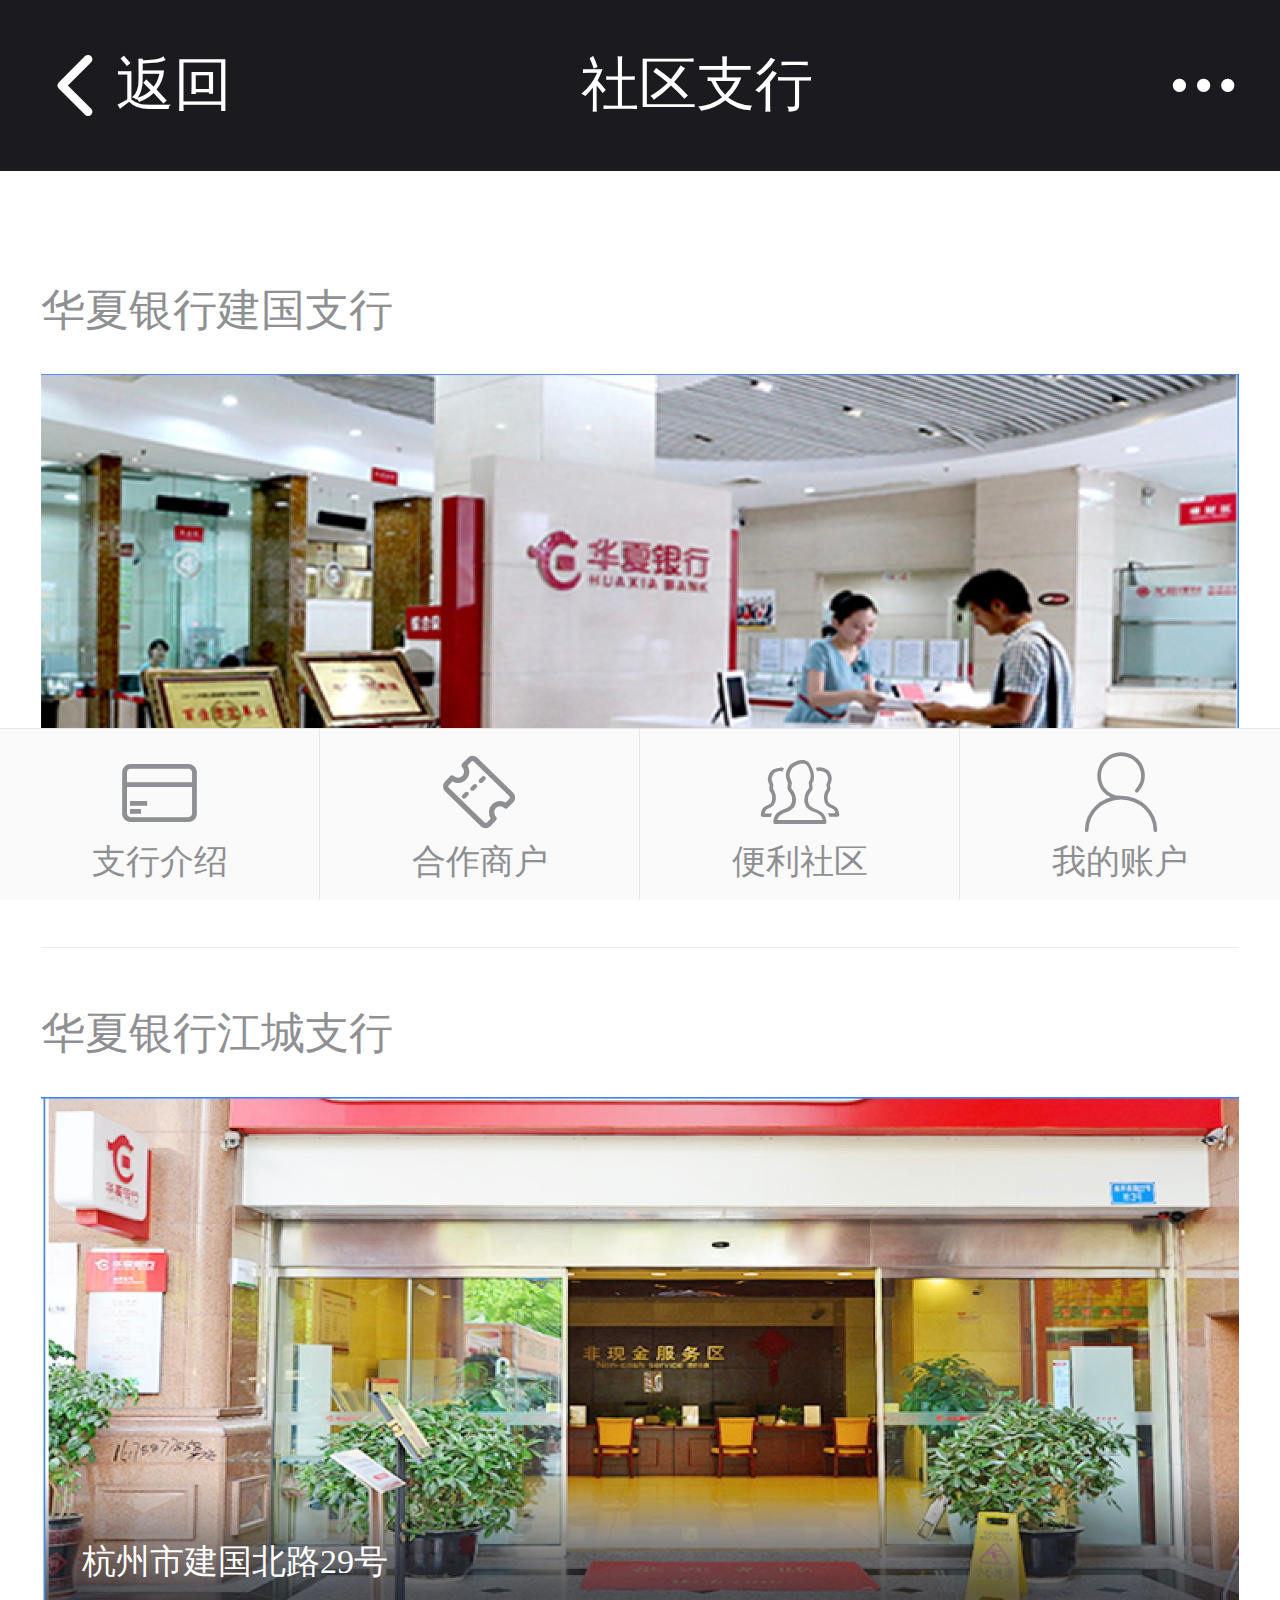
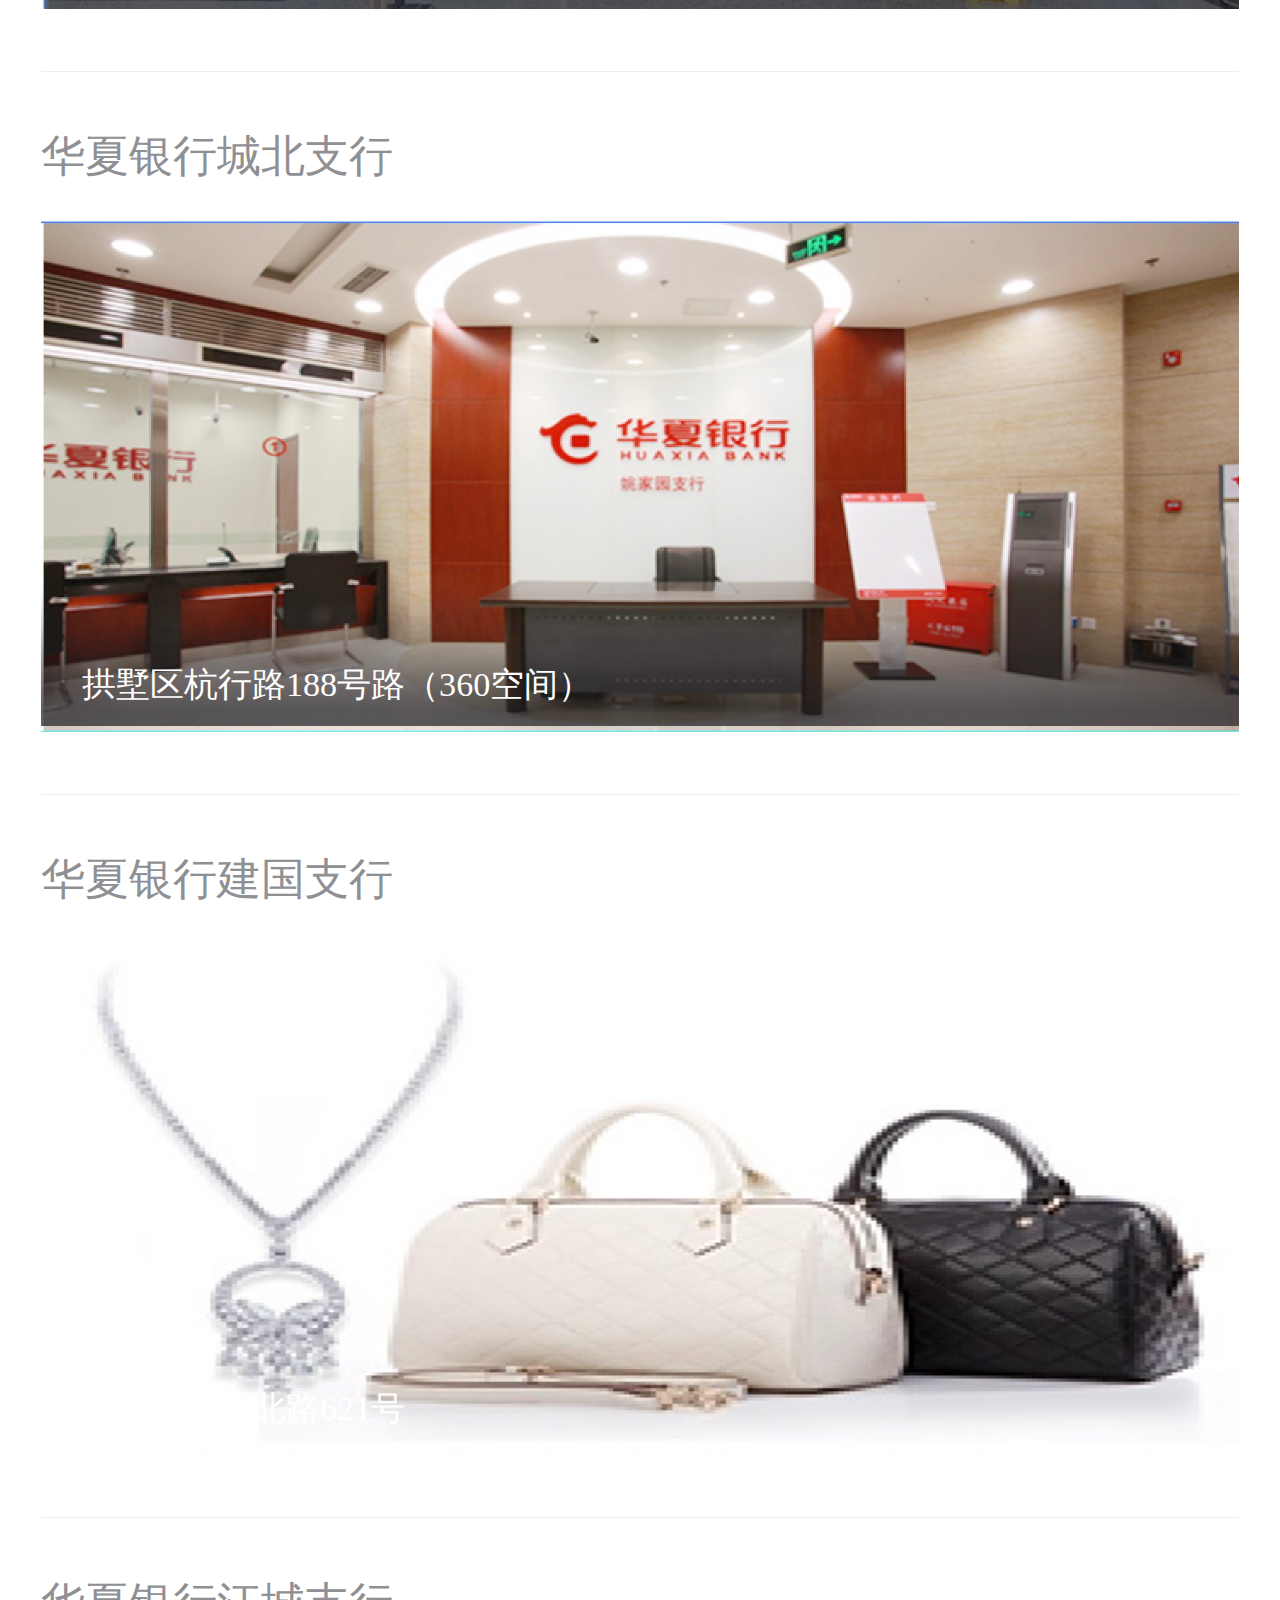
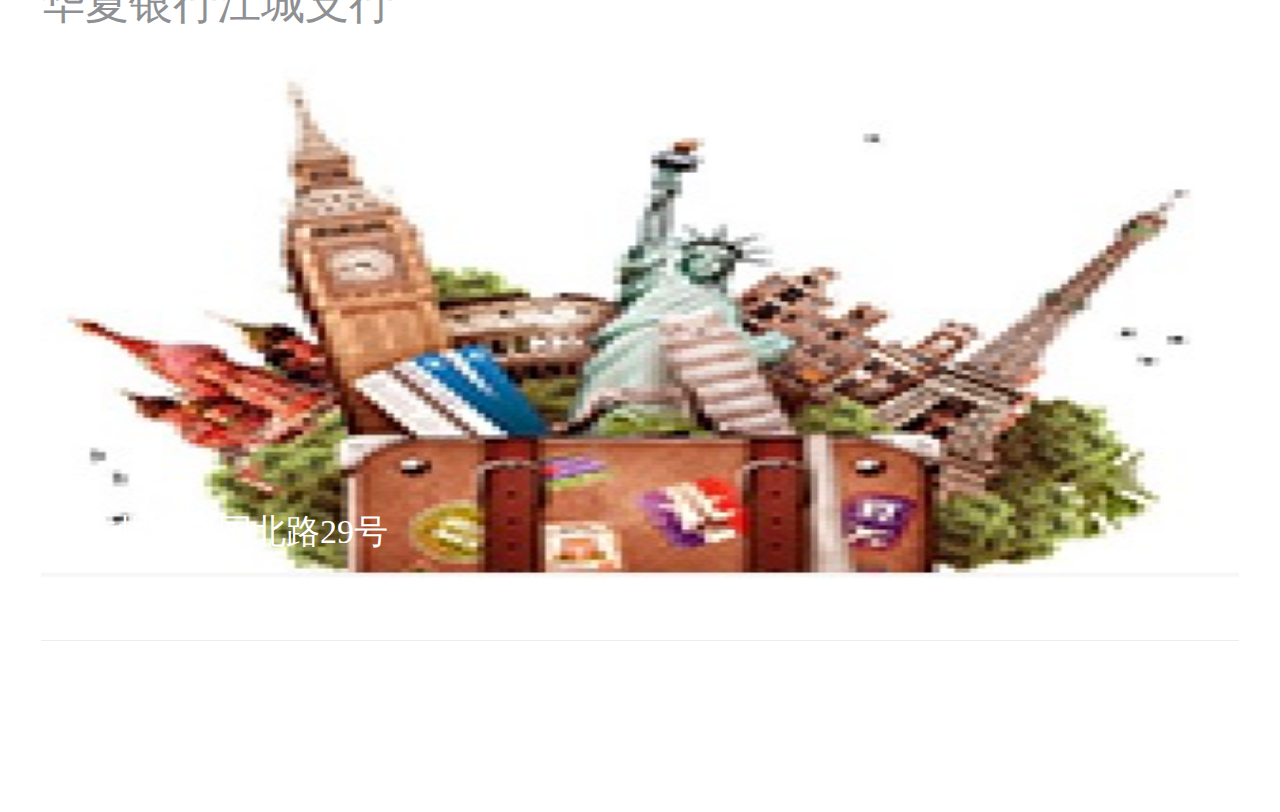
<file: html/index.html>
<!DOCTYPE html>
<html lang="en">
<head>
    <meta charset="UTF-8">
    <meta name="viewport" content="width=device-width, initial-scale=1.0">
    <title>社区支行</title>
    <link rel="stylesheet" href="../asset/iconfont/iconfont.css" type="text/css" />
    <link rel="stylesheet" href="../css/common.css" type="text/css" />
    <link rel="stylesheet" href="../css/index.css" type="text/css" />
</head>
<body>
  <div id="main">
  <!-- 头部 -->
  <div id="header">
    <ul>
        <li>
            <span class="icon iconfont arrow">&#xe6bc;</span>
            <span>返回</span>
        </li>
        <li>社区支行</li>
        <li><span class="icon iconfont slh">&#xe708;</span></li>
    </ul>
  </div>
  <!-- 内容部分 -->
  <div id="content">
    <div class="refresh-loading">
      <div class="g-m--c"></div>
      <p class="refresh-txt">下拉可刷新</p>
    </div>
      <ul id="ulContent">
      </ul>
      <div class="load">加载中～</div>
  </div>
  <!-- 尾部 -->
  <div id="footer">
      <ul>
          <li onclick="goTo(1)">
              <span class="icon iconfont icons">&#xe6c6;</span><span>支行介绍</span>
          </li>
           <li onclick="goTo(2)">
             <span class="icon iconfont icons">&#xe624;</span><span>合作商户</span>
          </li>
          <li onclick="goTo(3)">
            <span class="icon iconfont icons">&#xe666;</span><span>便利社区</span>
          </li>
          <li onclick="goTo(4)">
            <span class="icon iconfont icons">&#xe61e;</span><span>我的账户</span>
          </li>
      </ul>
  </div>
  </div>
</body>
</html>
<script src="../js/scroll.js"></script>
<script src="../js/common.js"></script>
<script src="../js/httpRequest.js"></script>
<script src="../json/index.json"></script>
<script src="../js/index.js"></script>
</file>
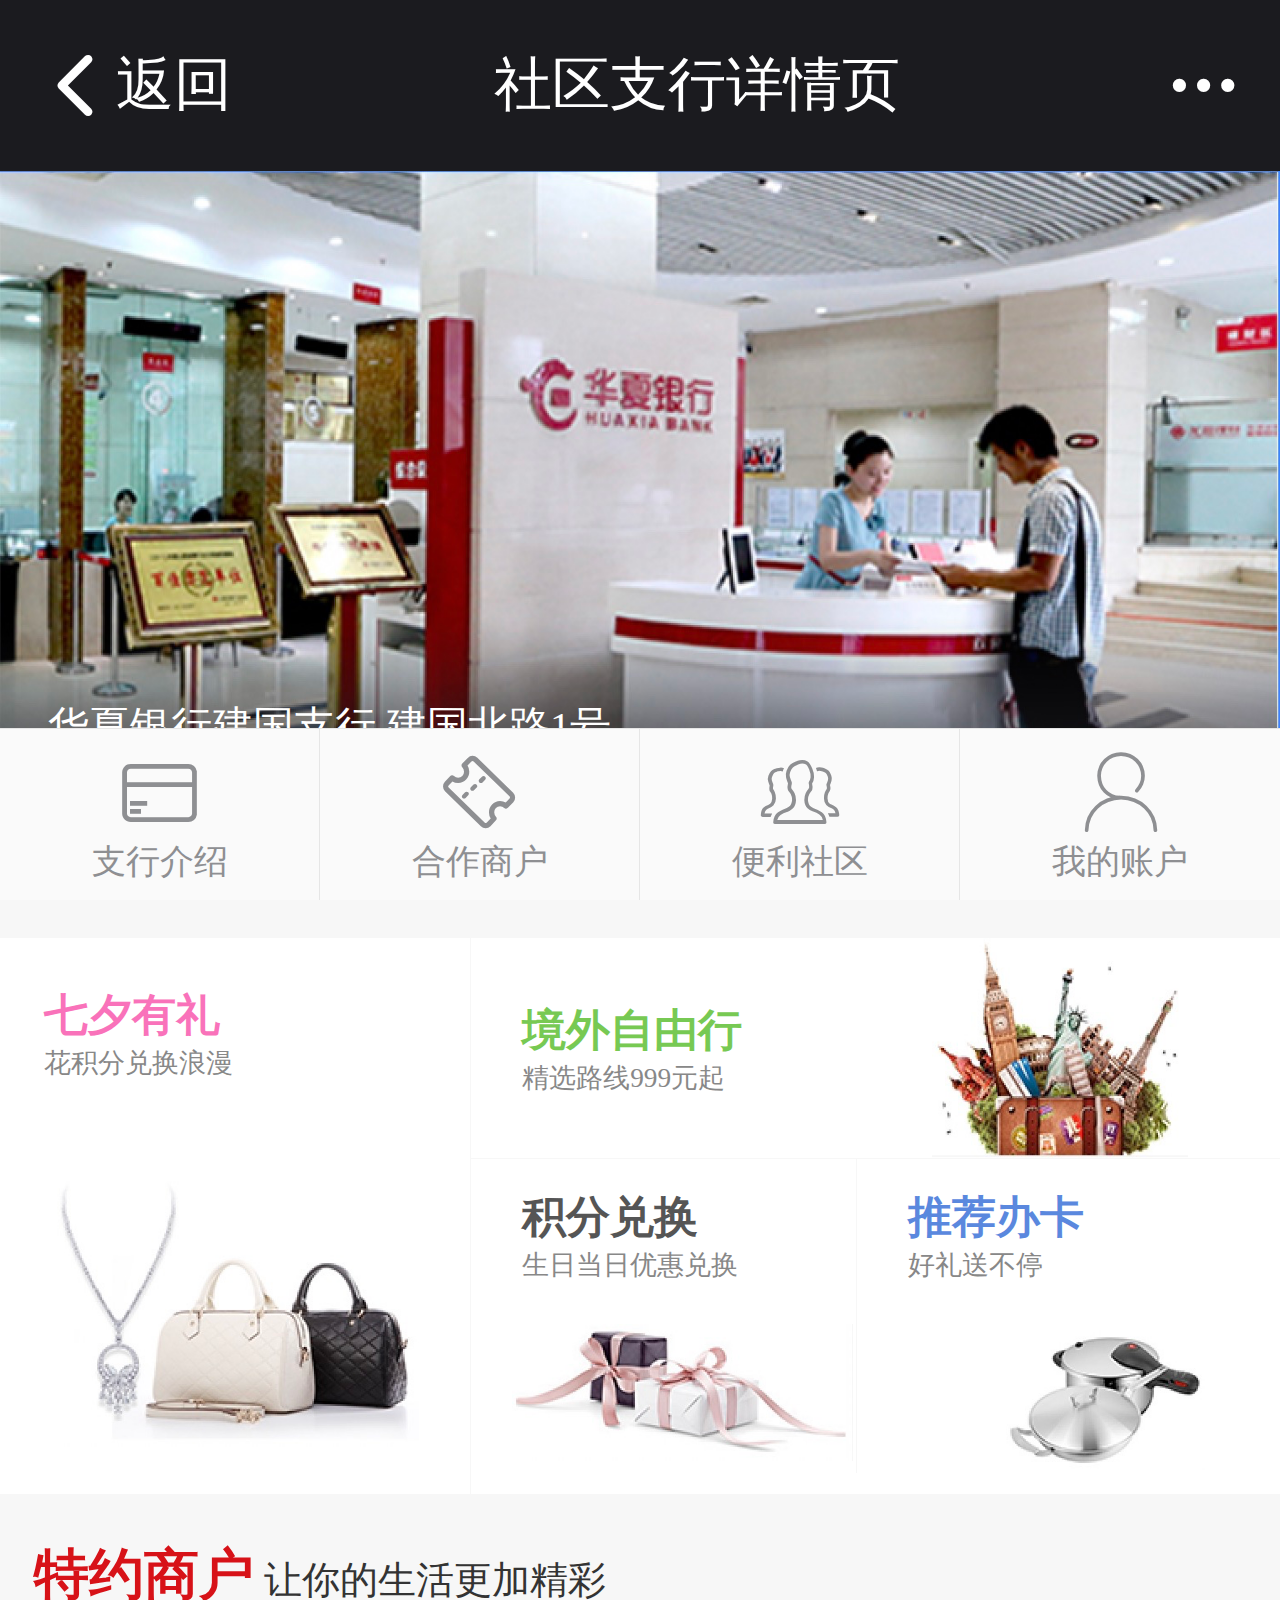
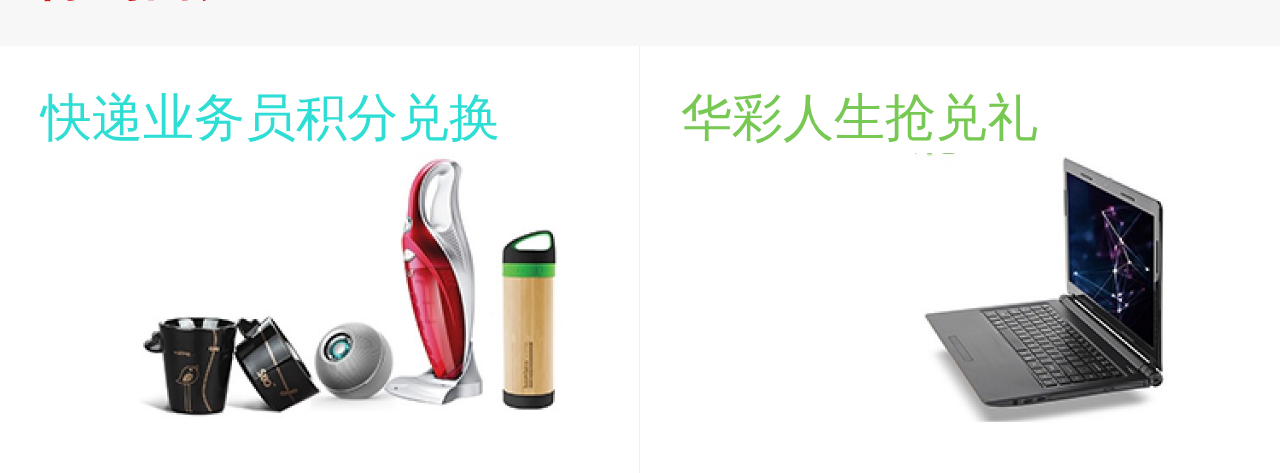
<file: html/detail.html>
<!DOCTYPE html>
<html lang="en">
<head>
    <meta charset="UTF-8">
    <meta name="viewport" content="width=device-width, initial-scale=1.0">
    <title>社区支行详情页</title>
    <link rel="stylesheet" href="../asset/iconfont/iconfont.css" type="text/css" />
    <link rel="stylesheet" href="../css/common.css" type="text/css" />
    <link rel="stylesheet" href="../css/detail.css" type="text/css" />
</head>
<body>
  <div id="main">
  <!-- 头部 -->
  <div id="header">
    <ul>
        <li>
            <span class="icon iconfont arrow">&#xe6bc;</span>
            <span>返回</span>
        </li>
        <li>社区支行详情页</li>
        <li><span class="icon iconfont slh">&#xe708;</span></li>
    </ul>
  </div>
  <!-- 内容部分 -->
  <div id="content">
     <div class="banner">
     </div>
     <div class="serve">
         <div class="title">
             <span>特色服务</span>
             优惠不停，惊喜不断
         </div>
         <div class="show_list">
             <div class="left">
                 <ul>
                     <li class="title">
                         <span class="title_style">七夕有礼</span>
                         <span class="note_style">花积分兑换浪漫</span>
                     </li>
                     <li>
                         <img src="../img/service1.png"/>
                     </li>
                 </ul>
             </div>
             <div class="right">
                 <div class="top">
                    <div class="title">
                        <span class="title_style">境外自由行</span>
                        <span class="note_style">精选路线999元起</span>
                    </div>
                    <div class="img">
                        <img src="../img/service2.png"/>
                    </div>
                 </div>
                 <div class="bottom">
                     <ul>
                         <li>
                             <div class="title">
                                <span class="title_style">积分兑换</span>
                                <span class="note_style">生日当日优惠兑换</span>
                            </div>
                            <img src="../img/service3.png">
                         </li>
                         <li>
                            <div class="title">
                                <span class="title_style">推荐办卡</span>
                                <span class="note_style">好礼送不停</span>
                            </div>
                            <div><img src="../img/service4.png"></div>
                         </li>
                     </ul>
                 </div>
             </div>
         </div>
         <div class="title">
            <span>特约商户</span>
            让你的生活更加精彩
        </div>
        <div class="show_li">
            <div class="li">
                <span>快递业务员积分兑换</span>
                <div><img src="../img/user1.png"/></div>
            </div>
            <div class="li">
                <span>华彩人生抢兑礼</span>
                <div><img src="../img/user2.png"/></div>
            </div>
        </div>
     </div>
  </div>
  <!-- 尾部 -->
  <div id="footer">
    <ul>
        <li onclick="goTo(1)">
            <span class="icon iconfont icons">&#xe6c6;</span><span>支行介绍</span>
        </li>
         <li onclick="goTo(2)">
           <span class="icon iconfont icons">&#xe624;</span><span>合作商户</span>
        </li>
        <li onclick="goTo(3)">
          <span class="icon iconfont icons">&#xe666;</span><span>便利社区</span>
        </li>
        <li onclick="goTo(4)">
          <span class="icon iconfont icons">&#xe61e;</span><span>我的账户</span>
        </li>
    </ul>
</div>
  </div>
</body>
</html>
<script src="../js/common.js"></script>
<script src="../js/httpRequest.js"></script>
<script src="../js/detail.js"></script>
</file>
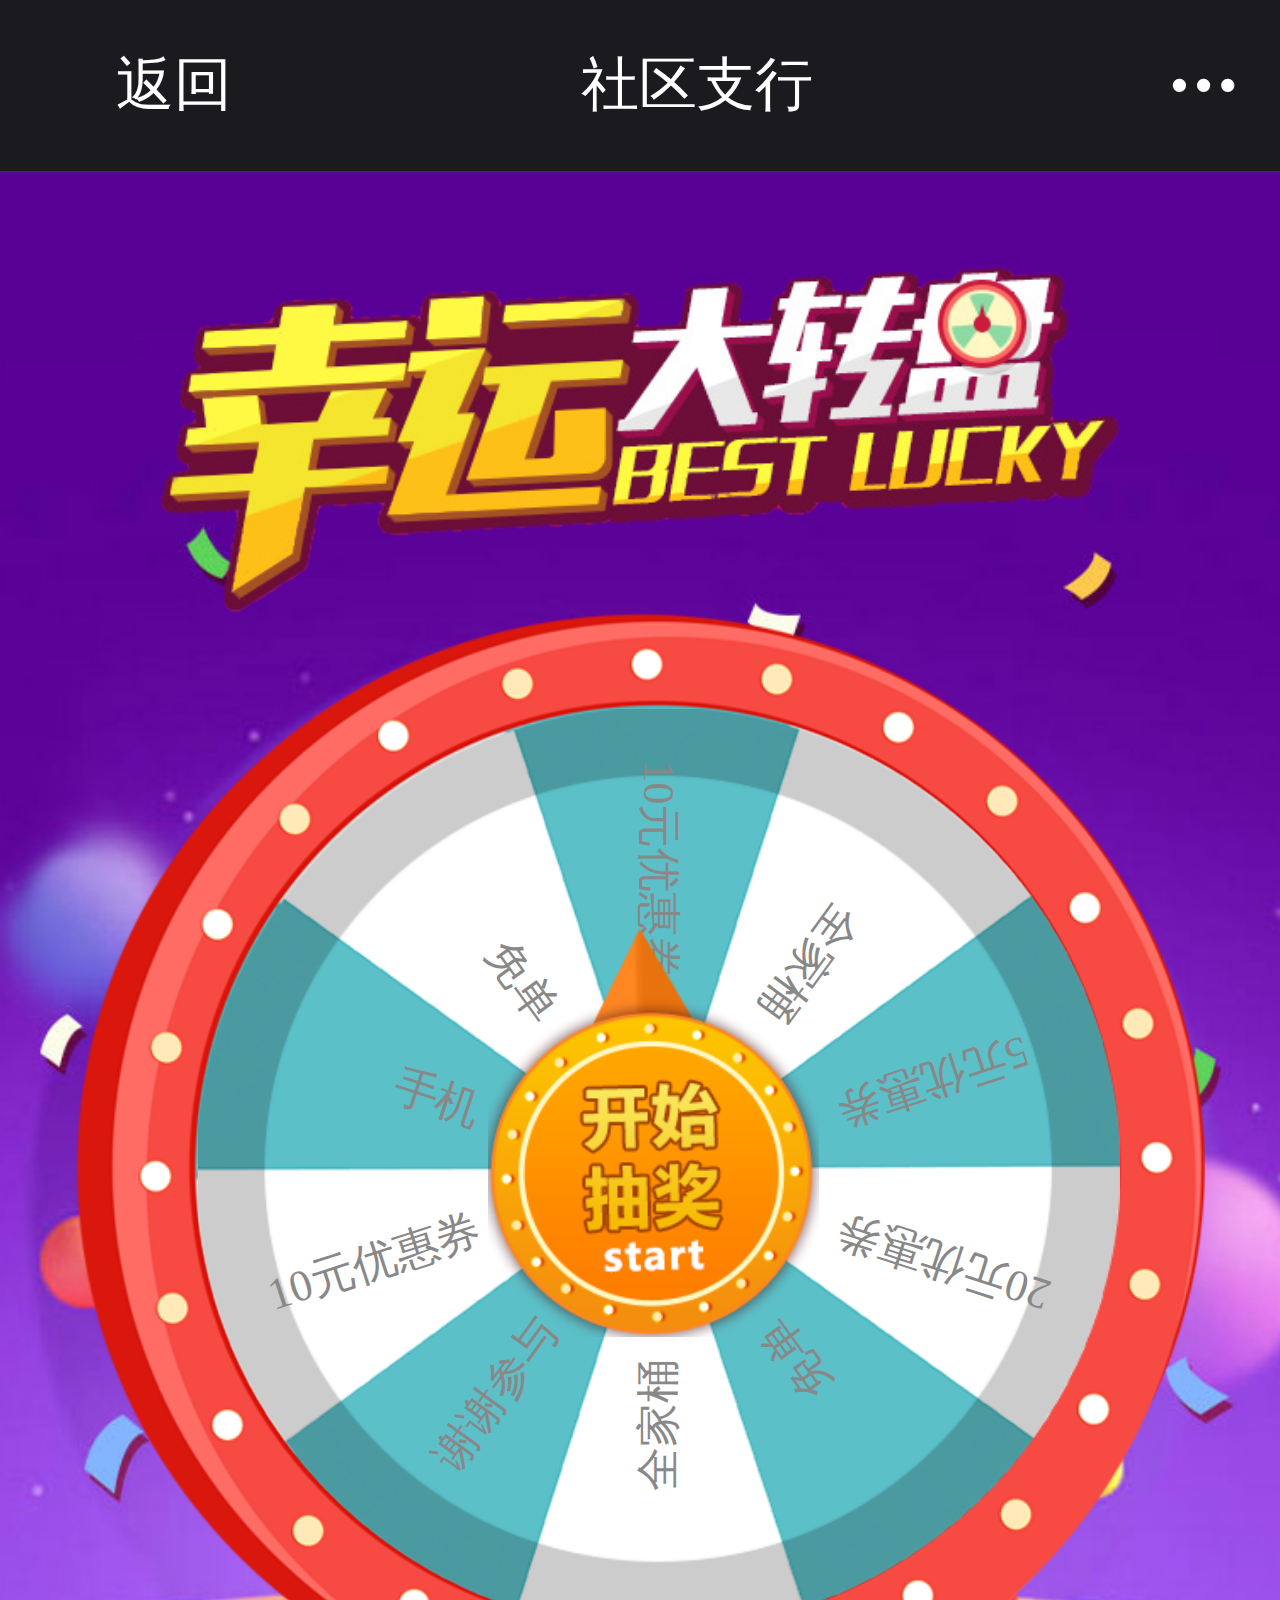
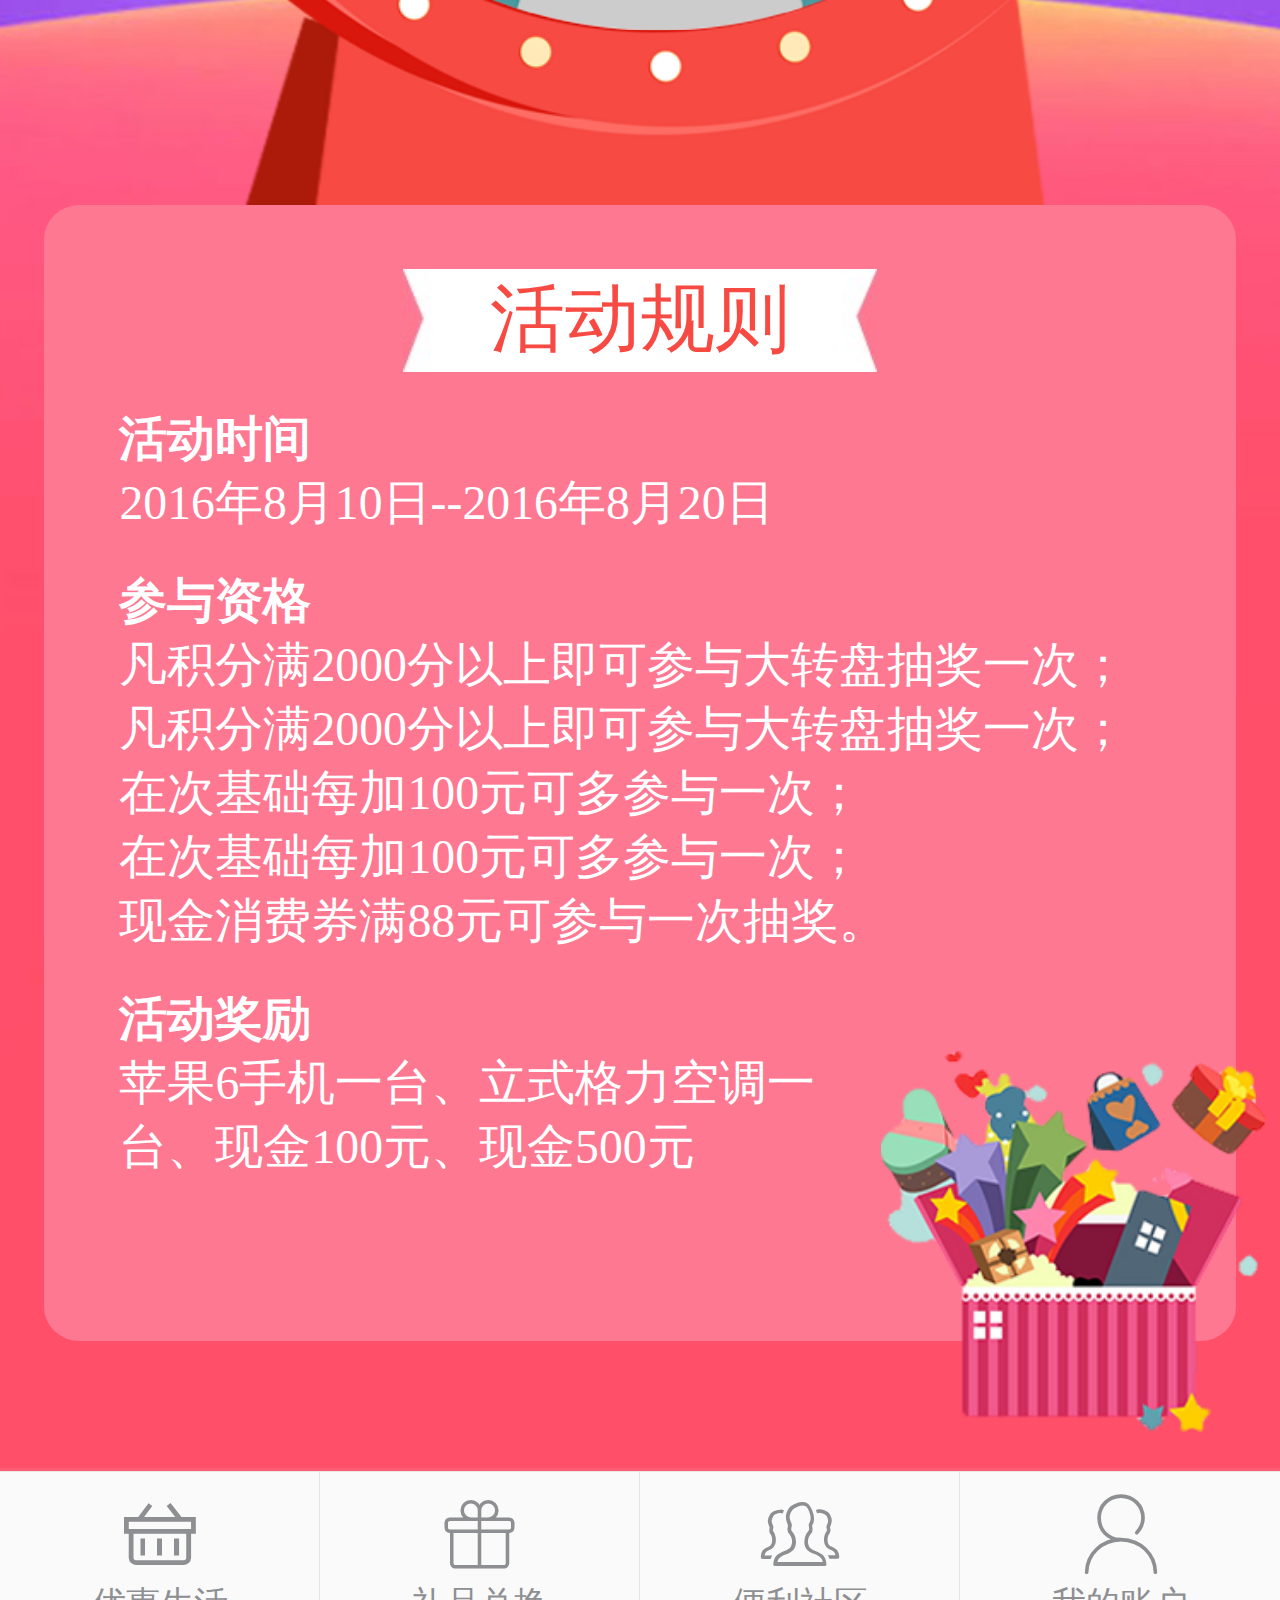
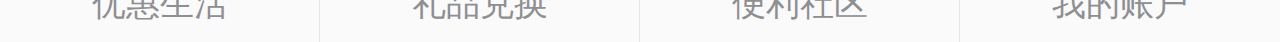
<file: html/luckyTurn.html>
<!DOCTYPE html>
<html lang="en">
<head>
    <meta charset="UTF-8">
    <meta name="viewport" content="width=device-width, initial-scale=1.0">
    <title>幸运转盘</title>
    <link rel="stylesheet" href="../asset/iconfont/iconfont.css" type="text/css" />
    <link rel="stylesheet" href="../css/common.css" type="text/css" />
    <link rel="stylesheet" href="../css/luckyTurn.css" type="text/css" />
</head>
<body>
  <div id="main">
  <!-- 头部 -->
  <div id="header">
    <ul>
      <li>
          <span style="visibility: hidden;" class="icon iconfont arrow">&#xe6bc;</span>
          <span>返回</span>
      </li>
      <li>社区支行</li>
      <li><span class="icon iconfont slh">&#xe708;</span></li>
  </ul>
  </div>
  <!-- 内容部分 -->
  <div id="content">
    <div class="lucky_title">
        <img src="../img/xingyun.png" />
    </div>
    <div class="lucky_zp">
      <img src="../img/zhuanpan.png" class="zp"/>
      <div class="bw">
        <div>
            <img src="../img/b-w.png"/>
            <ol class="prize">
               
            </ol>
        </div>
      </div>
      <img src="../img/zhuanpan-row.png" class="row" ontouchstart="beginStart()"/>
    </div>
    <div class="lucky_note">
        <div class="lucky_tip">
            <div class="title">
                <img src="../img/title_bg.png" />
                <span>活动规则</span>
            </div>
            <ul class="rule">
                <li>
                    <h4>活动时间</h4>
                    <span class="date"></span>
                </li>
                <li class="qs">
                    <h4>参与资格</h4>
                </li>
                <li>
                    <h4>活动奖励</h4>
                    <div>
                        <span class="prizes"></span>
                        <img src="../img/liwubox.png" />
                    </div>
                   
                </li>
            </ul>
        </div>
    </div>
  </div>
  <!-- 尾部 -->
  <div id="footer">
    <ul>
        <li onclick="goTo(1)">
          <span class="icon iconfont icons">&#xe78d;</span><span>优惠生活</span>
        </li>
         <li onclick="goTo(2)">
          <span class="icon iconfont icons">&#xe634;</span><span>礼品兑换</span>
        </li>
        <li onclick="goTo(3)">
          <span class="icon iconfont icons">&#xe666;</span><span>便利社区</span>
        </li>
        <li onclick="goTo(4)">
          <span class="icon iconfont icons">&#xe61e;</span><span>我的账户</span>
        </li>
    </ul>
  </div>
  </div>
</body>
</html>
<script src="../js/common.js"></script>
<script src="../js/httpRequest.js"></script>
<script src="../js/luckyTurn.js"></script>
</file>
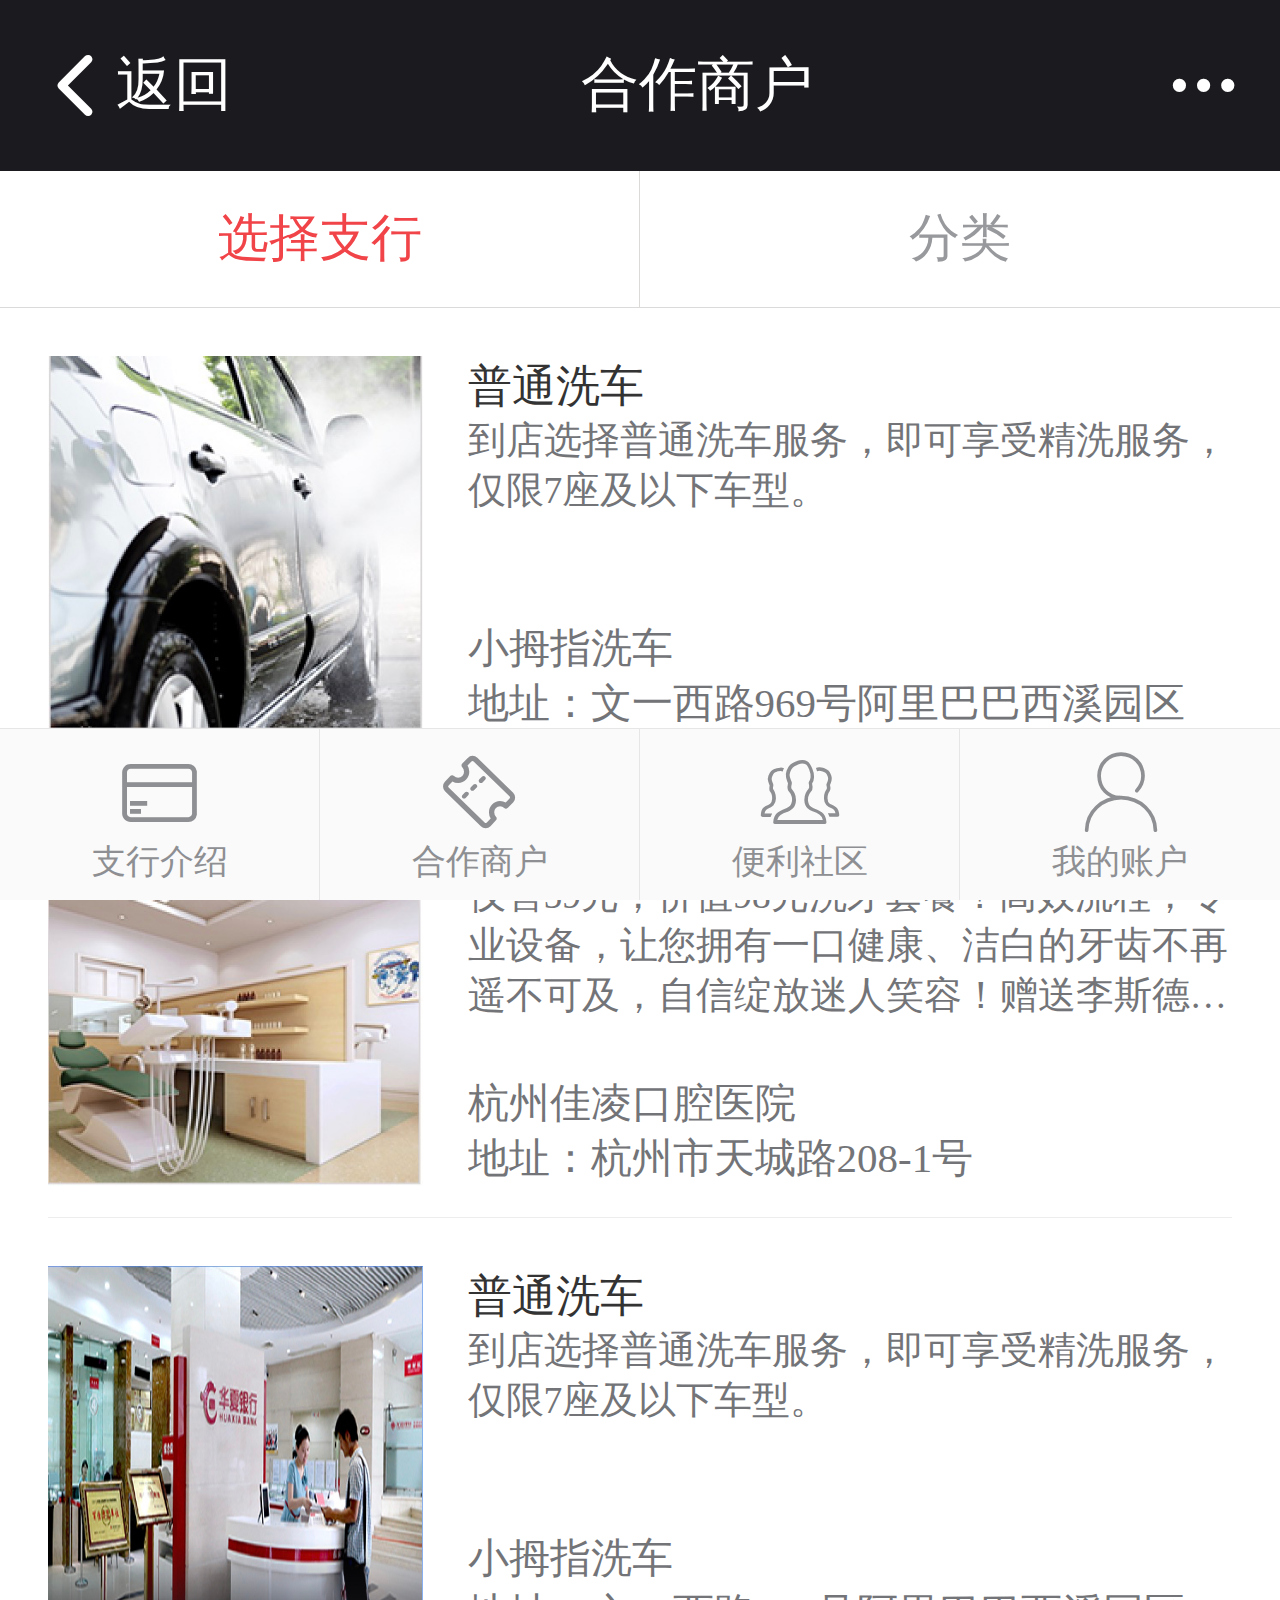
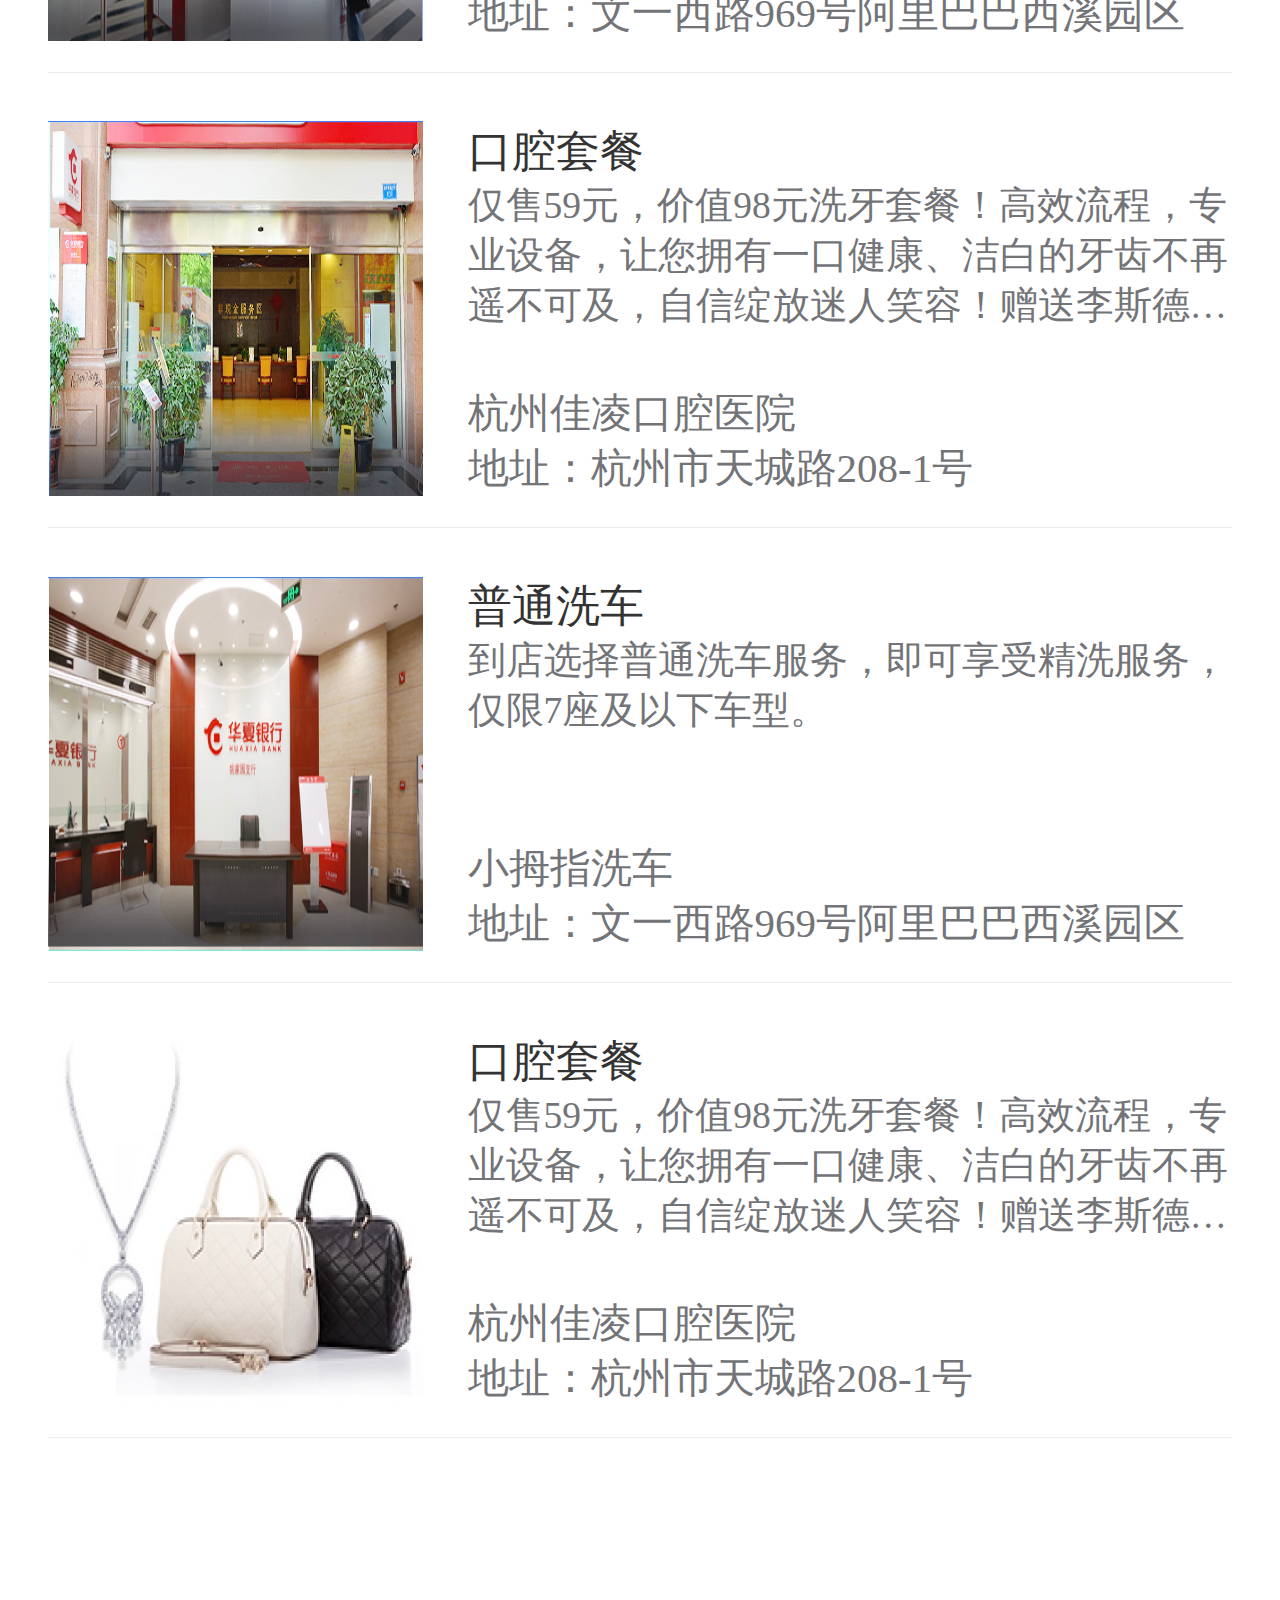
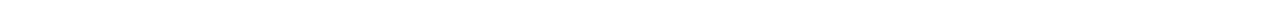
<file: html/tab.html>
<!DOCTYPE html>
<html lang="en">
<head>
    <meta charset="UTF-8">
    <meta name="viewport" content="width=device-width, initial-scale=1.0">
    <title>合作商户</title>
    <link rel="stylesheet" href="../asset/iconfont/iconfont.css" type="text/css" />
    <link rel="stylesheet" href="../css/common.css" type="text/css" />
    <link rel="stylesheet" href="../css/tab.css" type="text/css" />
</head>
<body>
  <div id="main">
  <!-- 头部 -->
  <div id="header">
    <ul>
      <li>
          <span class="icon iconfont arrow">&#xe6bc;</span>
          <span>返回</span>
      </li>
      <li>合作商户</li>
      <li><span class="icon iconfont slh">&#xe708;</span></li>
  </ul>
  </div>
  <!-- 内容部分 -->
  <div id="content">
    <ul class="tab">
        <li class="activeColor" onclick="tabClick(1)">选择支行</li>
        <li onclick="tabClick(2)">分类</li>
    </ul>
    <div class="refresh-loading">
      <div class="g-m--c"></div>
      <p class="refresh-txt">下拉可刷新</p>
    </div>
    <ul class="select_show" id="ul">
    </ul>
    <div class="load">加载中～</div>
  </div>
  <!-- 尾部 -->
  <div id="footer">
    <ul>
      <li onclick="goTo(1)">
        <span class="icon iconfont icons">&#xe6c6;</span><span>支行介绍</span>
    </li>
     <li onclick="goTo(2)">
       <span class="icon iconfont icons">&#xe624;</span><span>合作商户</span>
    </li>
    <li onclick="goTo(3)">
      <span class="icon iconfont icons">&#xe666;</span><span>便利社区</span>
    </li>
    <li onclick="goTo(4)">
      <span class="icon iconfont icons">&#xe61e;</span><span>我的账户</span>
    </li>
  </ul>
  </div>
  </div>
</body>
</html>
<script src="../js/scroll.js"></script>
<script src="../js/common.js"></script>
<script src="../js/httpRequest.js"></script>
<script src="../js/tab.js"></script>
</file>
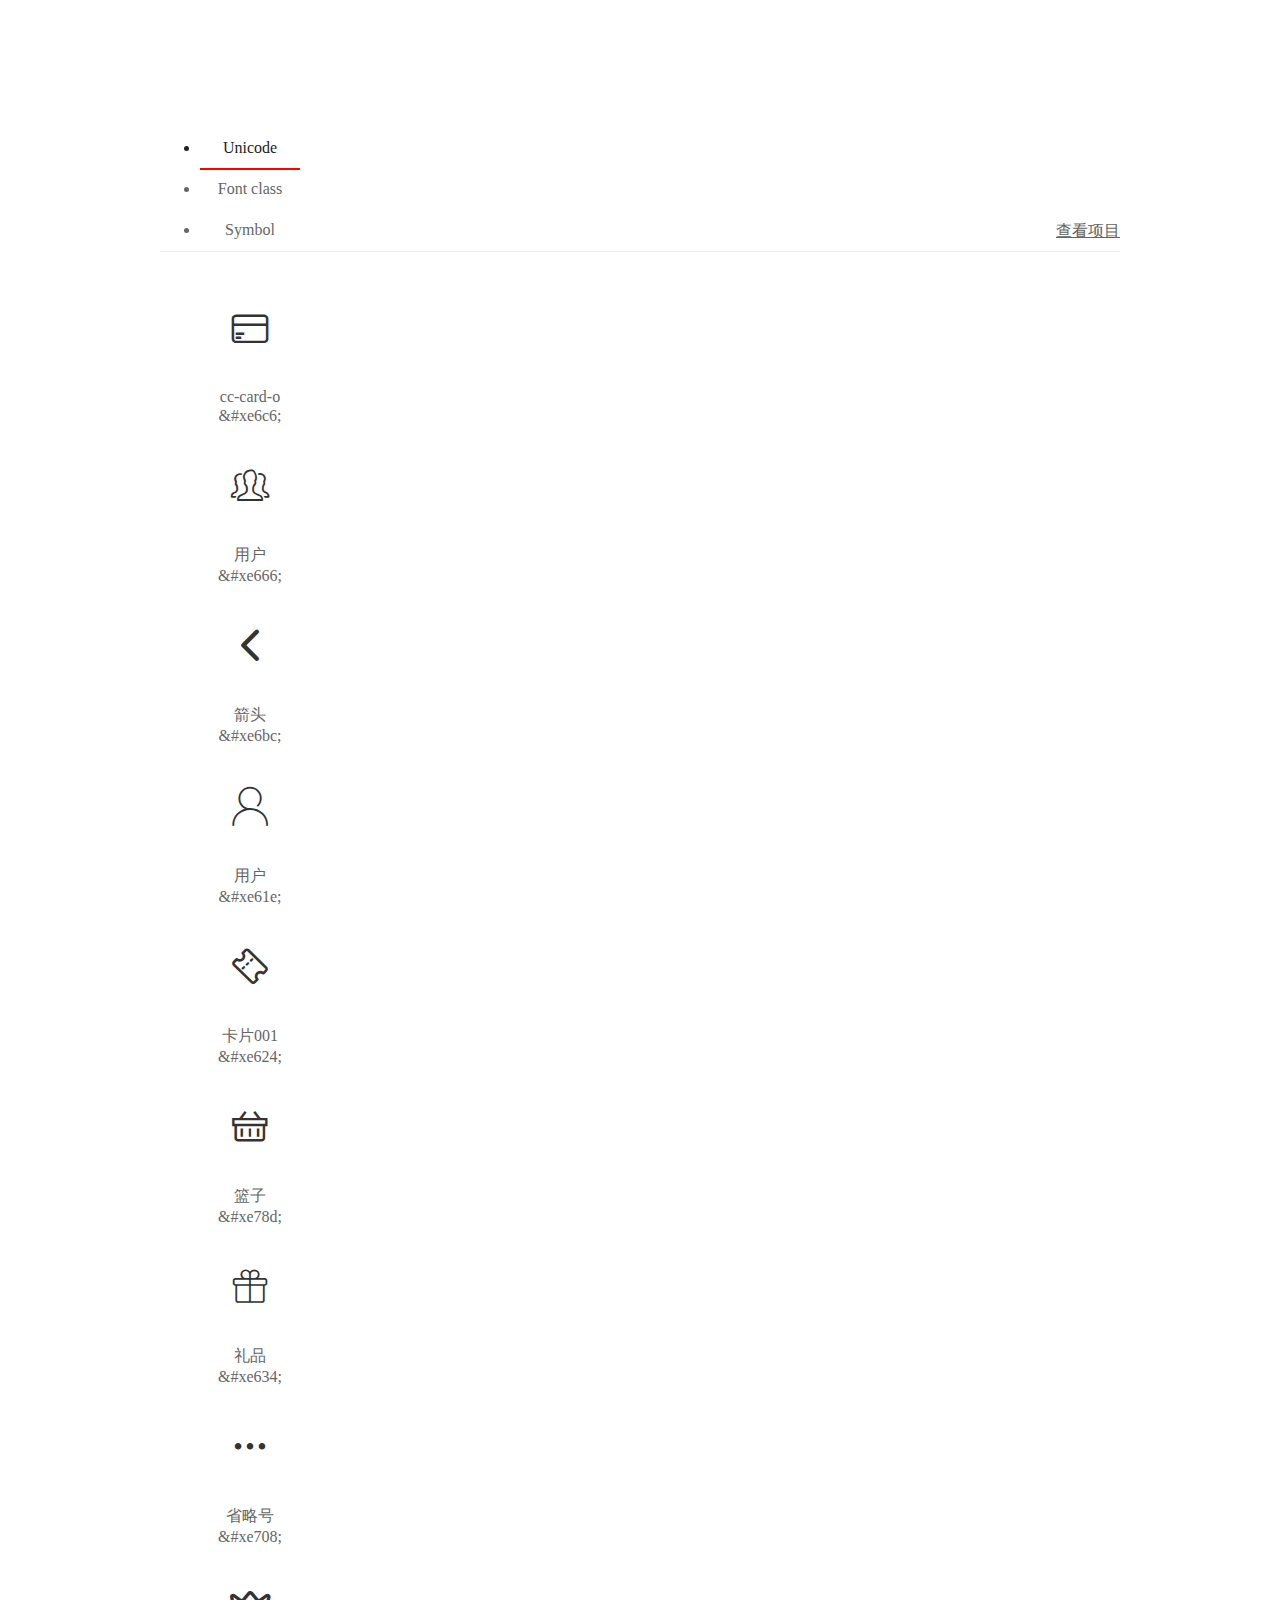
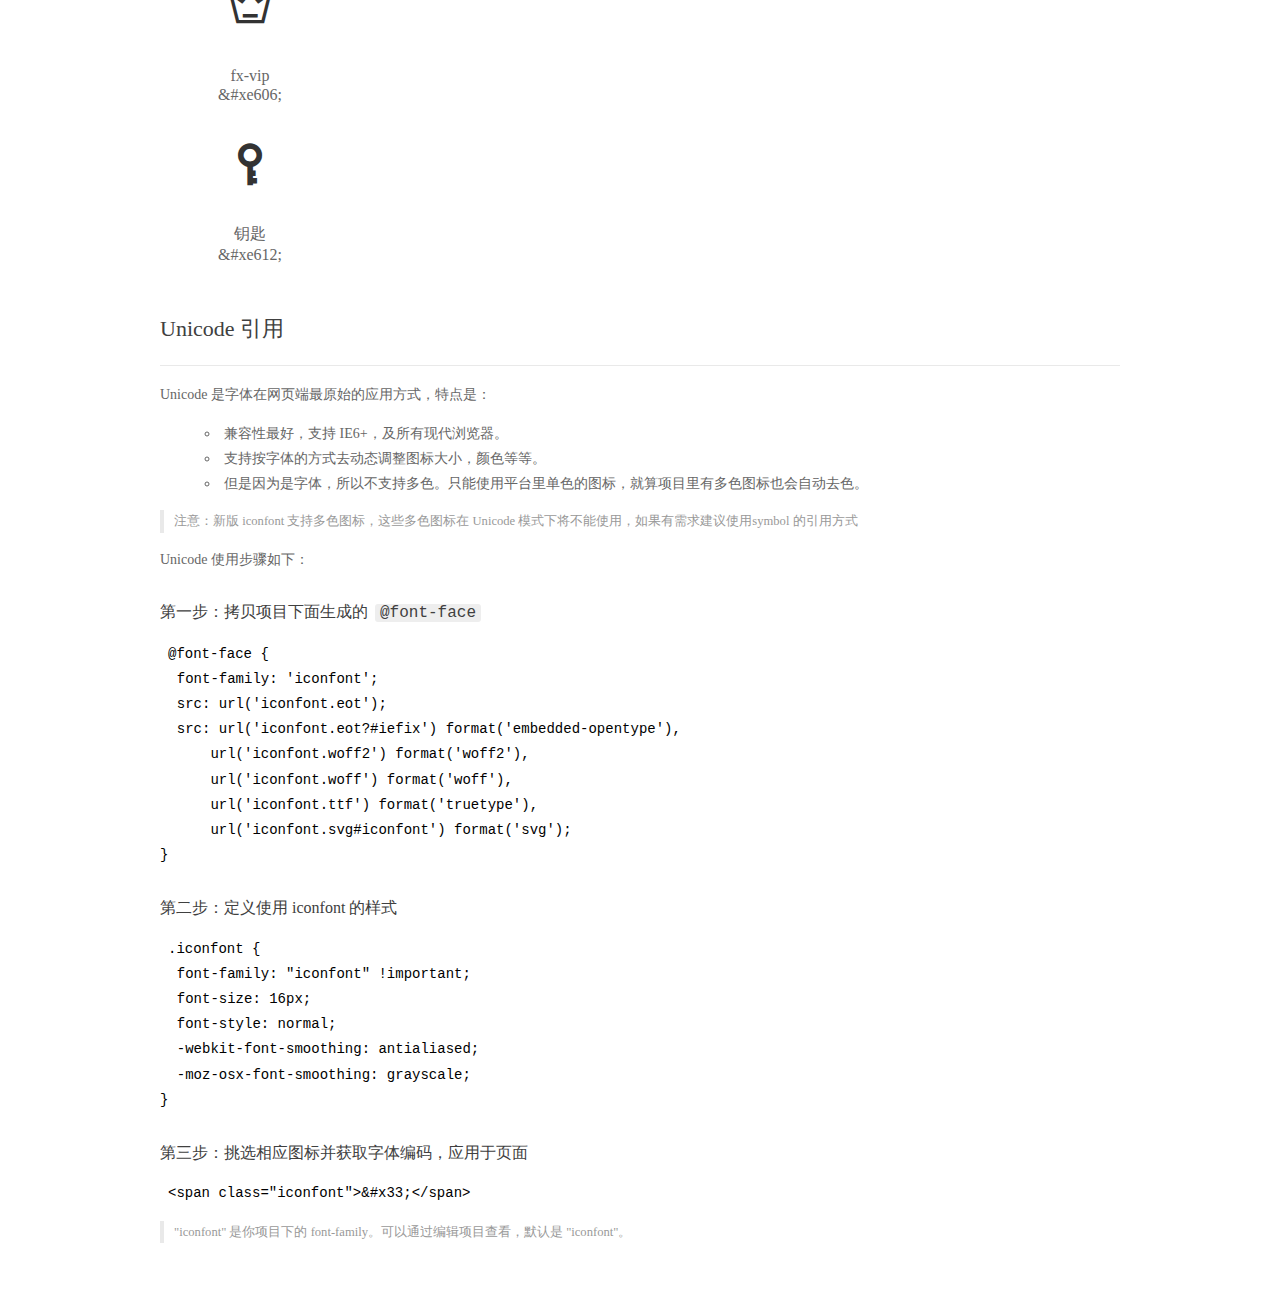
<file: asset/iconfont/demo_index.html>
<!DOCTYPE html>
<html>
<head>
  <meta charset="utf-8"/>
  <title>IconFont Demo</title>
  <link rel="shortcut icon" href="https://img.alicdn.com/tps/i4/TB1_oz6GVXXXXaFXpXXJDFnIXXX-64-64.ico" type="image/x-icon"/>
  <link rel="stylesheet" href="https://g.alicdn.com/thx/cube/1.3.2/cube.min.css">
  <link rel="stylesheet" href="demo.css">
  <link rel="stylesheet" href="iconfont.css">
  <script src="iconfont.js"></script>
  <!-- jQuery -->
  <script src="https://a1.alicdn.com/oss/uploads/2018/12/26/7bfddb60-08e8-11e9-9b04-53e73bb6408b.js"></script>
  <!-- 代码高亮 -->
  <script src="https://a1.alicdn.com/oss/uploads/2018/12/26/a3f714d0-08e6-11e9-8a15-ebf944d7534c.js"></script>
</head>
<body>
  <div class="main">
    <h1 class="logo"><a href="https://www.iconfont.cn/" title="iconfont 首页" target="_blank">&#xe86b;</a></h1>
    <div class="nav-tabs">
      <ul id="tabs" class="dib-box">
        <li class="dib active"><span>Unicode</span></li>
        <li class="dib"><span>Font class</span></li>
        <li class="dib"><span>Symbol</span></li>
      </ul>
      
      <a href="https://www.iconfont.cn/manage/index?manage_type=myprojects&projectId=1880161" target="_blank" class="nav-more">查看项目</a>
      
    </div>
    <div class="tab-container">
      <div class="content unicode" style="display: block;">
          <ul class="icon_lists dib-box">
          
            <li class="dib">
              <span class="icon iconfont">&#xe6c6;</span>
                <div class="name">cc-card-o</div>
                <div class="code-name">&amp;#xe6c6;</div>
              </li>
          
            <li class="dib">
              <span class="icon iconfont">&#xe666;</span>
                <div class="name">用户</div>
                <div class="code-name">&amp;#xe666;</div>
              </li>
          
            <li class="dib">
              <span class="icon iconfont">&#xe6bc;</span>
                <div class="name">箭头</div>
                <div class="code-name">&amp;#xe6bc;</div>
              </li>
          
            <li class="dib">
              <span class="icon iconfont">&#xe61e;</span>
                <div class="name">用户</div>
                <div class="code-name">&amp;#xe61e;</div>
              </li>
          
            <li class="dib">
              <span class="icon iconfont">&#xe624;</span>
                <div class="name">卡片001</div>
                <div class="code-name">&amp;#xe624;</div>
              </li>
          
            <li class="dib">
              <span class="icon iconfont">&#xe78d;</span>
                <div class="name">篮子</div>
                <div class="code-name">&amp;#xe78d;</div>
              </li>
          
            <li class="dib">
              <span class="icon iconfont">&#xe634;</span>
                <div class="name">礼品</div>
                <div class="code-name">&amp;#xe634;</div>
              </li>
          
            <li class="dib">
              <span class="icon iconfont">&#xe708;</span>
                <div class="name">省略号</div>
                <div class="code-name">&amp;#xe708;</div>
              </li>
          
            <li class="dib">
              <span class="icon iconfont">&#xe606;</span>
                <div class="name">fx-vip</div>
                <div class="code-name">&amp;#xe606;</div>
              </li>
          
            <li class="dib">
              <span class="icon iconfont">&#xe612;</span>
                <div class="name">钥匙</div>
                <div class="code-name">&amp;#xe612;</div>
              </li>
          
          </ul>
          <div class="article markdown">
          <h2 id="unicode-">Unicode 引用</h2>
          <hr>

          <p>Unicode 是字体在网页端最原始的应用方式，特点是：</p>
          <ul>
            <li>兼容性最好，支持 IE6+，及所有现代浏览器。</li>
            <li>支持按字体的方式去动态调整图标大小，颜色等等。</li>
            <li>但是因为是字体，所以不支持多色。只能使用平台里单色的图标，就算项目里有多色图标也会自动去色。</li>
          </ul>
          <blockquote>
            <p>注意：新版 iconfont 支持多色图标，这些多色图标在 Unicode 模式下将不能使用，如果有需求建议使用symbol 的引用方式</p>
          </blockquote>
          <p>Unicode 使用步骤如下：</p>
          <h3 id="-font-face">第一步：拷贝项目下面生成的 <code>@font-face</code></h3>
<pre><code class="language-css"
>@font-face {
  font-family: 'iconfont';
  src: url('iconfont.eot');
  src: url('iconfont.eot?#iefix') format('embedded-opentype'),
      url('iconfont.woff2') format('woff2'),
      url('iconfont.woff') format('woff'),
      url('iconfont.ttf') format('truetype'),
      url('iconfont.svg#iconfont') format('svg');
}
</code></pre>
          <h3 id="-iconfont-">第二步：定义使用 iconfont 的样式</h3>
<pre><code class="language-css"
>.iconfont {
  font-family: "iconfont" !important;
  font-size: 16px;
  font-style: normal;
  -webkit-font-smoothing: antialiased;
  -moz-osx-font-smoothing: grayscale;
}
</code></pre>
          <h3 id="-">第三步：挑选相应图标并获取字体编码，应用于页面</h3>
<pre>
<code class="language-html"
>&lt;span class="iconfont"&gt;&amp;#x33;&lt;/span&gt;
</code></pre>
          <blockquote>
            <p>"iconfont" 是你项目下的 font-family。可以通过编辑项目查看，默认是 "iconfont"。</p>
          </blockquote>
          </div>
      </div>
      <div class="content font-class">
        <ul class="icon_lists dib-box">
          
          <li class="dib">
            <span class="icon iconfont iconcc-card-o"></span>
            <div class="name">
              cc-card-o
            </div>
            <div class="code-name">.iconcc-card-o
            </div>
          </li>
          
          <li class="dib">
            <span class="icon iconfont iconiconset0203"></span>
            <div class="name">
              用户
            </div>
            <div class="code-name">.iconiconset0203
            </div>
          </li>
          
          <li class="dib">
            <span class="icon iconfont iconjiantouarrowhead7"></span>
            <div class="name">
              箭头
            </div>
            <div class="code-name">.iconjiantouarrowhead7
            </div>
          </li>
          
          <li class="dib">
            <span class="icon iconfont iconyonghu"></span>
            <div class="name">
              用户
            </div>
            <div class="code-name">.iconyonghu
            </div>
          </li>
          
          <li class="dib">
            <span class="icon iconfont iconqiapian001"></span>
            <div class="name">
              卡片001
            </div>
            <div class="code-name">.iconqiapian001
            </div>
          </li>
          
          <li class="dib">
            <span class="icon iconfont iconlanzi"></span>
            <div class="name">
              篮子
            </div>
            <div class="code-name">.iconlanzi
            </div>
          </li>
          
          <li class="dib">
            <span class="icon iconfont iconlipin"></span>
            <div class="name">
              礼品
            </div>
            <div class="code-name">.iconlipin
            </div>
          </li>
          
          <li class="dib">
            <span class="icon iconfont iconshenglvehao"></span>
            <div class="name">
              省略号
            </div>
            <div class="code-name">.iconshenglvehao
            </div>
          </li>
          
          <li class="dib">
            <span class="icon iconfont iconfx-vip"></span>
            <div class="name">
              fx-vip
            </div>
            <div class="code-name">.iconfx-vip
            </div>
          </li>
          
          <li class="dib">
            <span class="icon iconfont iconyuechi"></span>
            <div class="name">
              钥匙
            </div>
            <div class="code-name">.iconyuechi
            </div>
          </li>
          
        </ul>
        <div class="article markdown">
        <h2 id="font-class-">font-class 引用</h2>
        <hr>

        <p>font-class 是 Unicode 使用方式的一种变种，主要是解决 Unicode 书写不直观，语意不明确的问题。</p>
        <p>与 Unicode 使用方式相比，具有如下特点：</p>
        <ul>
          <li>兼容性良好，支持 IE8+，及所有现代浏览器。</li>
          <li>相比于 Unicode 语意明确，书写更直观。可以很容易分辨这个 icon 是什么。</li>
          <li>因为使用 class 来定义图标，所以当要替换图标时，只需要修改 class 里面的 Unicode 引用。</li>
          <li>不过因为本质上还是使用的字体，所以多色图标还是不支持的。</li>
        </ul>
        <p>使用步骤如下：</p>
        <h3 id="-fontclass-">第一步：引入项目下面生成的 fontclass 代码：</h3>
<pre><code class="language-html">&lt;link rel="stylesheet" href="./iconfont.css"&gt;
</code></pre>
        <h3 id="-">第二步：挑选相应图标并获取类名，应用于页面：</h3>
<pre><code class="language-html">&lt;span class="iconfont iconxxx"&gt;&lt;/span&gt;
</code></pre>
        <blockquote>
          <p>"
            iconfont" 是你项目下的 font-family。可以通过编辑项目查看，默认是 "iconfont"。</p>
        </blockquote>
      </div>
      </div>
      <div class="content symbol">
          <ul class="icon_lists dib-box">
          
            <li class="dib">
                <svg class="icon svg-icon" aria-hidden="true">
                  <use xlink:href="#iconcc-card-o"></use>
                </svg>
                <div class="name">cc-card-o</div>
                <div class="code-name">#iconcc-card-o</div>
            </li>
          
            <li class="dib">
                <svg class="icon svg-icon" aria-hidden="true">
                  <use xlink:href="#iconiconset0203"></use>
                </svg>
                <div class="name">用户</div>
                <div class="code-name">#iconiconset0203</div>
            </li>
          
            <li class="dib">
                <svg class="icon svg-icon" aria-hidden="true">
                  <use xlink:href="#iconjiantouarrowhead7"></use>
                </svg>
                <div class="name">箭头</div>
                <div class="code-name">#iconjiantouarrowhead7</div>
            </li>
          
            <li class="dib">
                <svg class="icon svg-icon" aria-hidden="true">
                  <use xlink:href="#iconyonghu"></use>
                </svg>
                <div class="name">用户</div>
                <div class="code-name">#iconyonghu</div>
            </li>
          
            <li class="dib">
                <svg class="icon svg-icon" aria-hidden="true">
                  <use xlink:href="#iconqiapian001"></use>
                </svg>
                <div class="name">卡片001</div>
                <div class="code-name">#iconqiapian001</div>
            </li>
          
            <li class="dib">
                <svg class="icon svg-icon" aria-hidden="true">
                  <use xlink:href="#iconlanzi"></use>
                </svg>
                <div class="name">篮子</div>
                <div class="code-name">#iconlanzi</div>
            </li>
          
            <li class="dib">
                <svg class="icon svg-icon" aria-hidden="true">
                  <use xlink:href="#iconlipin"></use>
                </svg>
                <div class="name">礼品</div>
                <div class="code-name">#iconlipin</div>
            </li>
          
            <li class="dib">
                <svg class="icon svg-icon" aria-hidden="true">
                  <use xlink:href="#iconshenglvehao"></use>
                </svg>
                <div class="name">省略号</div>
                <div class="code-name">#iconshenglvehao</div>
            </li>
          
            <li class="dib">
                <svg class="icon svg-icon" aria-hidden="true">
                  <use xlink:href="#iconfx-vip"></use>
                </svg>
                <div class="name">fx-vip</div>
                <div class="code-name">#iconfx-vip</div>
            </li>
          
            <li class="dib">
                <svg class="icon svg-icon" aria-hidden="true">
                  <use xlink:href="#iconyuechi"></use>
                </svg>
                <div class="name">钥匙</div>
                <div class="code-name">#iconyuechi</div>
            </li>
          
          </ul>
          <div class="article markdown">
          <h2 id="symbol-">Symbol 引用</h2>
          <hr>

          <p>这是一种全新的使用方式，应该说这才是未来的主流，也是平台目前推荐的用法。相关介绍可以参考这篇<a href="">文章</a>
            这种用法其实是做了一个 SVG 的集合，与另外两种相比具有如下特点：</p>
          <ul>
            <li>支持多色图标了，不再受单色限制。</li>
            <li>通过一些技巧，支持像字体那样，通过 <code>font-size</code>, <code>color</code> 来调整样式。</li>
            <li>兼容性较差，支持 IE9+，及现代浏览器。</li>
            <li>浏览器渲染 SVG 的性能一般，还不如 png。</li>
          </ul>
          <p>使用步骤如下：</p>
          <h3 id="-symbol-">第一步：引入项目下面生成的 symbol 代码：</h3>
<pre><code class="language-html">&lt;script src="./iconfont.js"&gt;&lt;/script&gt;
</code></pre>
          <h3 id="-css-">第二步：加入通用 CSS 代码（引入一次就行）：</h3>
<pre><code class="language-html">&lt;style&gt;
.icon {
  width: 1em;
  height: 1em;
  vertical-align: -0.15em;
  fill: currentColor;
  overflow: hidden;
}
&lt;/style&gt;
</code></pre>
          <h3 id="-">第三步：挑选相应图标并获取类名，应用于页面：</h3>
<pre><code class="language-html">&lt;svg class="icon" aria-hidden="true"&gt;
  &lt;use xlink:href="#icon-xxx"&gt;&lt;/use&gt;
&lt;/svg&gt;
</code></pre>
          </div>
      </div>

    </div>
  </div>
  <script>
  $(document).ready(function () {
      $('.tab-container .content:first').show()

      $('#tabs li').click(function (e) {
        var tabContent = $('.tab-container .content')
        var index = $(this).index()

        if ($(this).hasClass('active')) {
          return
        } else {
          $('#tabs li').removeClass('active')
          $(this).addClass('active')

          tabContent.hide().eq(index).fadeIn()
        }
      })
    })
  </script>
</body>
</html>
</file>
<file: asset/iconfont/iconfont.css>
@font-face {font-family: "iconfont";
  src: url('iconfont.eot?t=1593332776206'); /* IE9 */
  src: url('iconfont.eot?t=1593332776206#iefix') format('embedded-opentype'), /* IE6-IE8 */
  url('[data-uri]') format('woff2'),
  url('iconfont.woff?t=1593332776206') format('woff'),
  url('iconfont.ttf?t=1593332776206') format('truetype'), /* chrome, firefox, opera, Safari, Android, iOS 4.2+ */
  url('iconfont.svg?t=1593332776206#iconfont') format('svg'); /* iOS 4.1- */
}

.iconfont {
  font-family: "iconfont" !important;
  font-size: 16px;
  font-style: normal;
  -webkit-font-smoothing: antialiased;
  -moz-osx-font-smoothing: grayscale;
}

.iconcc-card-o:before {
  content: "\e6c6";
}

.iconiconset0203:before {
  content: "\e666";
}

.iconjiantouarrowhead7:before {
  content: "\e6bc";
}

.iconyonghu:before {
  content: "\e61e";
}

.iconqiapian001:before {
  content: "\e624";
}

.iconlanzi:before {
  content: "\e78d";
}

.iconlipin:before {
  content: "\e634";
}

.iconshenglvehao:before {
  content: "\e708";
}

.iconfx-vip:before {
  content: "\e606";
}

.iconyuechi:before {
  content: "\e612";
}
</file>
<file: css/common.css>
* {
    padding: 0;
    margin: 0;
}

html {
    width: 100%;
    height: 100%;
}

body {
    width: 100%;
    height: 100%;
    font-size: 16px;
}

ul li,
ol li {
    list-style: none;
}

a {
    text-decoration: none;
}

img {
    display: block;
    width: 100%;
    height: 100%;
    font-size: 0;
}

/* 公共头部样式 */
#header {
    width: 3.75rem;
    height: 0.5rem;
    background: rgb(27, 27, 31);
    color: #ffffff;
    position: fixed;
    top: 0;
    z-index: 100;
}

#header ul {
    display: flex;
    height: 100%;
    justify-content: space-between;
    align-items: center;
    margin: 0 0.1rem;
    font-size: 0.17rem;
}

#header ul li:nth-of-type(1) {
    display: flex;
    align-items: center;

}

#header ul li:nth-of-type(1) img {
    width: 0.16rem;
    height: 0.22rem;
    margin-right: 0.05rem;
}

/* #header ul li:nth-of-type(3){
    width: 0.3rem;
    height: 0.4rem; */
/* } */

/* 公共Tab栏样式 */
#footer {
    height: 0.5rem;
    background: #fafafa;
    width: 100%;
    position: fixed;
    bottom: 0;
    border-top: 1px solid #e6e6e6;
}

#footer ul {
    display: flex;
    align-items: center;
    height: 100%;
}

#footer ul li {
    width: 25%;
    height: 100%;
    display: flex;
    flex-direction: column;
    align-items: center;
    justify-content: center;
    color: #8e8f92;
    font-size: 0.1rem;
    box-sizing: border-box;
    border-right: 1px solid #e6e6e6;
}

#footer ul li a {
    display: flex;
    flex-direction: column;
    align-items: center;
    justify-content: center;
    color: #8e8f92;
}

#footer ul li span {
    color: #8e8f92;
}

#footer ul li:last-of-type {
    border-right: none;
}

#footer ul img {
    width: 0.17rem;
    height: 0.21rem;
}

.load {
    color: #888888;
    font-size: 0.13rem;
    text-align: center;
    margin-top: 0.1rem;
    margin-bottom: 0.1rem;
    display: none;
}

.arrow {
    font-size: 0.24rem;
}

.slh {
    font-size: 0.25rem;
}

.icons {
    font-size: 0.25rem;
}

.loading {
    animation: load 1s linear 0s infinite;
    /*声明动画*/
    width: 0.3rem;
    height: auto;
    margin: auto;

}

.refresh-loading {
    transition: all 300ms ease 0s;
    height: 0;
    overflow: hidden;
}

.lrefresh-loading .g-m--c {
    width: 16px;
    height: 16px;
    border-radius: 50%;
    animation-name: locate-loading;
    animation-duration: 1.58s;
    animation-timing-function: linear;
    animation-iteration-count: infinite;
    border-top: 2px solid #f43939;
    border-left: 2px solid #df5555;
    margin: auto;
  }

@keyframes load {
    to {
        transform: rotate(0deg);
    }

    from {
        transform: rotate(360deg);
    }
}

@keyframes locate-loading {
    0% {
      opacity: 1;
      -webkit-transform: rotate(0deg);
      -moz-transform: rotate(0deg);
      transform: rotate(0deg);
    }
    100% {
      opacity: 1;
      -webkit-transform: rotate(360deg);
      -moz-transform: rotate(360deg);
      transform: rotate(360deg);
    }
  }
  .refresh-txt {
    color: #999;
    text-align: center;
    font-size: 12px;
    display: none;
    padding-top: 10px;
  }
</file>
<file: css/index.css>
#main{
    /* min-height: 100%; */
    overflow-y: auto;
}
/* #footer{
    position: static;
} */
#content{
    margin: 0 0.12rem;
    color: #8f9093;
    font-size: 0.13rem;
    margin-top: 0.66rem;
    padding-bottom: 0.5rem;
}

#content ul li div:nth-of-type(1){
  margin: 0.16rem 0 0.1rem 0;
}
#content ul li div:nth-of-type(2){
    position: relative;
    padding-bottom: 0.18rem;
    border-bottom: 1px solid #ededed;
}
#content ul li div:nth-of-type(2) img{
    width: 100%;
    height: 1.5rem;
}
#content ul li div:nth-of-type(2) span{
    color: #fff;
    font-size: 0.1rem;
    position: absolute;
    bottom: 0.25rem;
    left: 0.12rem;
}
</file>
<file: css/detail.css>
body {
    background: #f7f7f7;
}
#header{
    position: static;
}
#content {
    /* margin-top: 0.5rem; */
}

#content .banner {
    width: 100%;
    height: 1.8rem;
    color: #ffffff;
    font-size: 0.12rem;
    overflow: hidden;
    position: relative;
}

#content .banner ul{
    width:500%;
    height: 100%;
    position: absolute;
    left: 0;
    /* margin-left: -100%; */
}

#content .banner li {
    position: relative;
    float: left;
    height: 100%;
    width: 3.75rem;
}

#content .banner img{
    width:100%;
    height: 100%;
}

#content .banner span {
    position: absolute;
    bottom: 0.09rem;
    left: 0.14rem;
}

#content .serve>.title {
    color: #333333;
    font-size: 0.11rem;
    margin: 0.13rem 0 0.1rem 0.1rem;
}

#content .serve .title span {
    color: #d71218;
    font-weight: bold;
    font-size: 0.16rem;
}

#content .show_list {
    height: 1.63rem;
    background: #ffffff;
    display: flex;
    width: 100%;
}

#content .show_list>.left {
    width: 1.38rem;
    color: #888888;
    font-size: 0.09rem;
    border-right: 1px solid #f7f7f7;
    padding-right: 0.15rem;
    box-sizing: border-box;
}

#content .show_list>.left .title span {
    display: block;
    color: #f972ba;
}

#content .show_list>.left>ul {
    height: 100%;
    margin: 0rem 0 0 0.13rem;
    display: flex;
    flex-direction: column;
    justify-content: space-around;
    box-sizing: border-box;
}

#content .show_list>.right {
    flex: 1;
}

#content .show_list>.right .top {
    height: 0.65rem;
    box-sizing: border-box;
    border-bottom: 1px solid #f7f7f7;
    display: flex;
    justify-content: space-between;
    width: 100%;
}

#content .show_list>.right .top .title {
    margin-left: 0.15rem;
    display: flex;
    flex-direction: column;
    justify-content: center;
    /* width: 50%; */
    /* display: inline; */
}

#content .show_list>.right .img {
    width: 0.75rem;
    display: inline-block;
    margin-right: 0.27rem;
}

#content .show_list>.right ul {
    display: flex;
}

#content .show_list>.right ul li:nth-of-type(1) {
    width: 1.13rem;
    border-right: 1px solid #f7f7f7;
    box-sizing: border-box;
}

#content .show_list>.right ul li:nth-of-type(1) .title {
    display: flex;
    flex-direction: column;
    margin-left: 0.15rem;
    margin-top: 0.08rem;
    margin-bottom: 0.12rem;

}

#content .show_list>.right ul li:nth-of-type(1) img {
    width: 1rem;
    height: auto;
    margin-left: 0.12rem;
}

#content .show_list>.right ul li:nth-of-type(2) img {
    width: 0.6rem;
    height: auto;
    margin-right: 0.22rem;
    height: 0.4384rem;
}

#content .show_list>.right ul li:nth-of-type(2) .title {
    display: flex;
    flex-direction: column;
    margin-left: 0.15rem;
    margin-top: 0.08rem;
    margin-bottom: 0.12rem;
}

#content .show_list>.right ul li:nth-of-type(2) div:nth-of-type(2) {
    display: flex;
    justify-content: flex-end;
}

#content .show_list>.right ul li:nth-of-type(1) .title_style {
    color: #555555;
}

#content .show_list>.right ul li:nth-of-type(2) .title_style {
    color: #5a88de;
}

#content .show_list>.right ul li:nth-of-type(2) {
    flex: 1;
}

#content .show_list>.right .top .title_style {
    color: #77c953 !important;
}

#content .title .title_style {
    font-size: 0.13rem !important;
    font-weight: bolder !important;
}

#content .title .note_style {
    color: #888888 !important;
    font-size: 0.08rem !important;
    font-weight: normal !important;
}

#content .show_li{
    display: flex;
    height: 1.25rem;
    background: #ffffff;
}
#content .show_li .li{
    width: 50%;
    box-sizing: border-box;
    border-right: 1px solid #efefef;
    padding: 0.11rem 0 0 0.12rem;
}
#content .show_li .li:nth-of-type(1){
    font-size: 0.15rem;
    color: #2eded4;
}
#content .show_li .li:nth-of-type(1) img{
    width: 1.3rem;
    /* height: auto; */
    margin-right: 0.2rem;
    height: 0.795rem;
}
#content .show_li .li:nth-of-type(2){
    border-right: none;
    font-size: 0.15rem;
    color: #77c953;
}

#content .show_li .li:nth-of-type(2) img{
    width: 0.77rem;
    /* height: auto; */
    margin-right: 0.3rem;
    height: 0.808;
}
#content .show_li .li div{
  display: flex;
  justify-content: flex-end;
}
</file>
<file: css/luckyTurn.css>
#main{
    min-height: 100%;
    overflow-x: hidden;
}
#content{
    margin-top: 0.5rem;
    height: inherit;
    background-image: url(../img/zp-1.jpg);
    background-repeat: no-repeat;
    background-size: cover;
    background-position: center;
    padding-bottom: 0.38rem;
}
#content .lucky_title{
    display: flex;
    justify-content: center;
    padding-top: 0.28rem;
}
#content .lucky_title img{
  width: 2.81rem;
  height: 1.0163rem;
}
#content .lucky_zp{
    display: flex;
    justify-content: center;
    position: relative;
}
#content .lucky_zp .zp{
  width: 3.31rem;
  /* height: auto; */
  height: 3.4905rem;
}
#content .lucky_zp .row{
    width: 0.97rem;
    height: 1.2014rem;
    position: absolute;
    top:0;
    left: 0;
    bottom: 0;
    right: 0;
    margin: auto;
    margin-top: 0.92rem;
    margin-left: 1.43rem;
}

#content .lucky_zp .bw{
    position: absolute;
    left: 0;
    top:0;
    bottom: 0;
    right: 0;
    margin: auto;
    margin-top: 0.28rem;
    margin-left: 0.58rem;
    font-size: 0.12rem;
    color: #888888;
    width: 2.7rem;
    height: 2.7rem;
}
#content .lucky_zp .bw img{
    width: 2.7rem;
    height: auto;
}

#content .lucky_zp .bw .prize{
    position: absolute;
    left: 0;
    top: 0;
    width: 100%;
    height: 100%;
    transform: rotate(45deg);
}
#content .lucky_zp .bw .prize li{
    position: absolute;
    left: 5%;
    top: 5%;
    width: 45%;
    height: 45%;
    transform-origin: right bottom;
}
#content .lucky_zp .bw .prize li span{
    position: absolute;
    top: 0;
    left: 0;
    right: 0;
    bottom: 0;
    margin: auto;
    width: 0.74rem;
    height: 0.34rem;
    transform: rotate(45deg);
    line-height: 0.34rem;
    /* overflow: hidden;
    white-space: nowrap;
    text-overflow: ellipsis; */
    font-size: 0.13rem;
    text-align: right;
    padding-right: 0.13rem;
}

#content .lucky_note{
    /* display: flex;
    justify-content: center; */
}
#content .lucky_note .lucky_tip{
    margin: 0 0.13rem;
    background-color: #ff7892;
    border-radius: 3%;
    /* height: 3.08rem; */
    box-sizing: border-box;
}
#content .lucky_note .lucky_tip .title{
    position: relative;
    color: #f64a43;
    font-size: 0.22rem;
    display: flex;
    justify-content: center;
    padding-top: 0.19rem;
}
#content .lucky_note .lucky_tip .title img{
    width: 1.39rem;
    height: 0.302rem;
}
#content .lucky_note .lucky_tip .title span{
    position: absolute;
    left: 0;
    right: 0;
    top: 0.19rem;
    bottom: 0;
    margin: auto;
    text-align: center;
}
#content .lucky_note .lucky_tip ul{
    box-sizing: border-box;
    padding-left: 0.22rem;
    color: #fff;
}
#content .lucky_note .lucky_tip ul h4:nth-of-type(1){
    margin-top: 0.1rem;
}
#content .lucky_note .lucky_tip ul h4{
    margin-top: 0.2rem;
}
#content .lucky_note .lucky_tip ul span,#content .lucky_note .lucky_tip ul{
    font-size: 0.14rem;
}
ol li{
    font-size: 0.14rem;
}
#content .lucky_note .lucky_tip ul li:nth-of-type(3) div{
  display: flex;
}
#content .lucky_note .lucky_tip ul li:nth-of-type(3) div img{
    width: 1.13rem;
    height: 1.1198rem;
    margin-right: -0.09rem;
    margin-bottom: -0.27rem;
}
#footer{
    position: static;
}
.anim {
    width: 2.7rem;
    height: 2.7rem;
    animation: luckyRotate 5s ease 0s 1 alternate;   /*声明动画*/
}
/*定义动画*/
@keyframes luckyRotate { 
    0% {
        transform: rotate(0);
    }

    50% {
        transform: rotate(200deg);
    }

    100% {
        transform: rotate(360deg);
    }
}
</file>
<file: css/tab.css>
#content {
    margin-top: 0.5rem;
    padding-bottom: 0.5rem;
}

#content .tab {
    display: flex;
    font-size: 0.15rem;
    color: #98999c;
    height: 0.4rem;
    border-bottom: 1px solid #dcd9d9;

}

#content .tab li {
    height: 100%;
    width: 50%;
    display: flex;
    justify-content: center;
    align-items: center;
    box-sizing: border-box;
}

#content .tab li:nth-of-type(1) {
    border-right: 1px solid #dcd9d9;
}

#content .select_show {
    margin: 0 0.14rem;
}

#content .select_show .li {
    display: flex;
    padding: 0.14rem 0 0.09rem 0;
    border-bottom: 1px solid #ededed;
}

#content .select_show li .left {
    margin-right: 0.13rem;

}

#content .select_show li .left img {
    width: 1.1rem;
    height: 1.1rem;
}

#content .select_show li .right {
    color: #737478;
}

#content .select_show li .right ul {
    display: flex;
    flex-direction: column;
    justify-content: space-between;
    height: 100%;
}

#content .select_show li .right .type {
    font-size: 0.13rem;
    color: #333333;
}

#content .select_show li .right .detail {
    font-size: 0.11rem;
    overflow: hidden;
    text-overflow: ellipsis;
    display: -webkit-box;
    -webkit-line-clamp: 3;
    -webkit-box-orient: vertical;
}

#content .select_show li .right .title {
    font-size: 0.12rem;
}

#content .select_show li .right .address {
    font-size: 0.12rem;

}

.activeColor {
    color: #f14449 !important;
}

.textHandle {
    overflow: hidden;
    text-overflow: ellipsis;
    display: -webkit-box;
    -webkit-line-clamp: 1;
    -webkit-box-orient: vertical;
}
</file>
<file: asset/iconfont/demo.css>
/* Logo 字体 */
@font-face {
  font-family: "iconfont logo";
  src: url('https://at.alicdn.com/t/font_985780_km7mi63cihi.eot?t=1545807318834');
  src: url('https://at.alicdn.com/t/font_985780_km7mi63cihi.eot?t=1545807318834#iefix') format('embedded-opentype'),
    url('https://at.alicdn.com/t/font_985780_km7mi63cihi.woff?t=1545807318834') format('woff'),
    url('https://at.alicdn.com/t/font_985780_km7mi63cihi.ttf?t=1545807318834') format('truetype'),
    url('https://at.alicdn.com/t/font_985780_km7mi63cihi.svg?t=1545807318834#iconfont') format('svg');
}

.logo {
  font-family: "iconfont logo";
  font-size: 160px;
  font-style: normal;
  -webkit-font-smoothing: antialiased;
  -moz-osx-font-smoothing: grayscale;
}

/* tabs */
.nav-tabs {
  position: relative;
}

.nav-tabs .nav-more {
  position: absolute;
  right: 0;
  bottom: 0;
  height: 42px;
  line-height: 42px;
  color: #666;
}

#tabs {
  border-bottom: 1px solid #eee;
}

#tabs li {
  cursor: pointer;
  width: 100px;
  height: 40px;
  line-height: 40px;
  text-align: center;
  font-size: 16px;
  border-bottom: 2px solid transparent;
  position: relative;
  z-index: 1;
  margin-bottom: -1px;
  color: #666;
}


#tabs .active {
  border-bottom-color: #f00;
  color: #222;
}

.tab-container .content {
  display: none;
}

/* 页面布局 */
.main {
  padding: 30px 100px;
  width: 960px;
  margin: 0 auto;
}

.main .logo {
  color: #333;
  text-align: left;
  margin-bottom: 30px;
  line-height: 1;
  height: 110px;
  margin-top: -50px;
  overflow: hidden;
  *zoom: 1;
}

.main .logo a {
  font-size: 160px;
  color: #333;
}

.helps {
  margin-top: 40px;
}

.helps pre {
  padding: 20px;
  margin: 10px 0;
  border: solid 1px #e7e1cd;
  background-color: #fffdef;
  overflow: auto;
}

.icon_lists {
  width: 100% !important;
  overflow: hidden;
  *zoom: 1;
}

.icon_lists li {
  width: 100px;
  margin-bottom: 10px;
  margin-right: 20px;
  text-align: center;
  list-style: none !important;
  cursor: default;
}

.icon_lists li .code-name {
  line-height: 1.2;
}

.icon_lists .icon {
  display: block;
  height: 100px;
  line-height: 100px;
  font-size: 42px;
  margin: 10px auto;
  color: #333;
  -webkit-transition: font-size 0.25s linear, width 0.25s linear;
  -moz-transition: font-size 0.25s linear, width 0.25s linear;
  transition: font-size 0.25s linear, width 0.25s linear;
}

.icon_lists .icon:hover {
  font-size: 100px;
}

.icon_lists .svg-icon {
  /* 通过设置 font-size 来改变图标大小 */
  width: 1em;
  /* 图标和文字相邻时，垂直对齐 */
  vertical-align: -0.15em;
  /* 通过设置 color 来改变 SVG 的颜色/fill */
  fill: currentColor;
  /* path 和 stroke 溢出 viewBox 部分在 IE 下会显示
      normalize.css 中也包含这行 */
  overflow: hidden;
}

.icon_lists li .name,
.icon_lists li .code-name {
  color: #666;
}

/* markdown 样式 */
.markdown {
  color: #666;
  font-size: 14px;
  line-height: 1.8;
}

.highlight {
  line-height: 1.5;
}

.markdown img {
  vertical-align: middle;
  max-width: 100%;
}

.markdown h1 {
  color: #404040;
  font-weight: 500;
  line-height: 40px;
  margin-bottom: 24px;
}

.markdown h2,
.markdown h3,
.markdown h4,
.markdown h5,
.markdown h6 {
  color: #404040;
  margin: 1.6em 0 0.6em 0;
  font-weight: 500;
  clear: both;
}

.markdown h1 {
  font-size: 28px;
}

.markdown h2 {
  font-size: 22px;
}

.markdown h3 {
  font-size: 16px;
}

.markdown h4 {
  font-size: 14px;
}

.markdown h5 {
  font-size: 12px;
}

.markdown h6 {
  font-size: 12px;
}

.markdown hr {
  height: 1px;
  border: 0;
  background: #e9e9e9;
  margin: 16px 0;
  clear: both;
}

.markdown p {
  margin: 1em 0;
}

.markdown>p,
.markdown>blockquote,
.markdown>.highlight,
.markdown>ol,
.markdown>ul {
  width: 80%;
}

.markdown ul>li {
  list-style: circle;
}

.markdown>ul li,
.markdown blockquote ul>li {
  margin-left: 20px;
  padding-left: 4px;
}

.markdown>ul li p,
.markdown>ol li p {
  margin: 0.6em 0;
}

.markdown ol>li {
  list-style: decimal;
}

.markdown>ol li,
.markdown blockquote ol>li {
  margin-left: 20px;
  padding-left: 4px;
}

.markdown code {
  margin: 0 3px;
  padding: 0 5px;
  background: #eee;
  border-radius: 3px;
}

.markdown strong,
.markdown b {
  font-weight: 600;
}

.markdown>table {
  border-collapse: collapse;
  border-spacing: 0px;
  empty-cells: show;
  border: 1px solid #e9e9e9;
  width: 95%;
  margin-bottom: 24px;
}

.markdown>table th {
  white-space: nowrap;
  color: #333;
  font-weight: 600;
}

.markdown>table th,
.markdown>table td {
  border: 1px solid #e9e9e9;
  padding: 8px 16px;
  text-align: left;
}

.markdown>table th {
  background: #F7F7F7;
}

.markdown blockquote {
  font-size: 90%;
  color: #999;
  border-left: 4px solid #e9e9e9;
  padding-left: 0.8em;
  margin: 1em 0;
}

.markdown blockquote p {
  margin: 0;
}

.markdown .anchor {
  opacity: 0;
  transition: opacity 0.3s ease;
  margin-left: 8px;
}

.markdown .waiting {
  color: #ccc;
}

.markdown h1:hover .anchor,
.markdown h2:hover .anchor,
.markdown h3:hover .anchor,
.markdown h4:hover .anchor,
.markdown h5:hover .anchor,
.markdown h6:hover .anchor {
  opacity: 1;
  display: inline-block;
}

.markdown>br,
.markdown>p>br {
  clear: both;
}


.hljs {
  display: block;
  background: white;
  padding: 0.5em;
  color: #333333;
  overflow-x: auto;
}

.hljs-comment,
.hljs-meta {
  color: #969896;
}

.hljs-string,
.hljs-variable,
.hljs-template-variable,
.hljs-strong,
.hljs-emphasis,
.hljs-quote {
  color: #df5000;
}

.hljs-keyword,
.hljs-selector-tag,
.hljs-type {
  color: #a71d5d;
}

.hljs-literal,
.hljs-symbol,
.hljs-bullet,
.hljs-attribute {
  color: #0086b3;
}

.hljs-section,
.hljs-name {
  color: #63a35c;
}

.hljs-tag {
  color: #333333;
}

.hljs-title,
.hljs-attr,
.hljs-selector-id,
.hljs-selector-class,
.hljs-selector-attr,
.hljs-selector-pseudo {
  color: #795da3;
}

.hljs-addition {
  color: #55a532;
  background-color: #eaffea;
}

.hljs-deletion {
  color: #bd2c00;
  background-color: #ffecec;
}

.hljs-link {
  text-decoration: underline;
}

/* 代码高亮 */
/* PrismJS 1.15.0
https://prismjs.com/download.html#themes=prism&languages=markup+css+clike+javascript */
/**
 * prism.js default theme for JavaScript, CSS and HTML
 * Based on dabblet (http://dabblet.com)
 * @author Lea Verou
 */
code[class*="language-"],
pre[class*="language-"] {
  color: black;
  background: none;
  text-shadow: 0 1px white;
  font-family: Consolas, Monaco, 'Andale Mono', 'Ubuntu Mono', monospace;
  text-align: left;
  white-space: pre;
  word-spacing: normal;
  word-break: normal;
  word-wrap: normal;
  line-height: 1.5;

  -moz-tab-size: 4;
  -o-tab-size: 4;
  tab-size: 4;

  -webkit-hyphens: none;
  -moz-hyphens: none;
  -ms-hyphens: none;
  hyphens: none;
}

pre[class*="language-"]::-moz-selection,
pre[class*="language-"] ::-moz-selection,
code[class*="language-"]::-moz-selection,
code[class*="language-"] ::-moz-selection {
  text-shadow: none;
  background: #b3d4fc;
}

pre[class*="language-"]::selection,
pre[class*="language-"] ::selection,
code[class*="language-"]::selection,
code[class*="language-"] ::selection {
  text-shadow: none;
  background: #b3d4fc;
}

@media print {

  code[class*="language-"],
  pre[class*="language-"] {
    text-shadow: none;
  }
}

/* Code blocks */
pre[class*="language-"] {
  padding: 1em;
  margin: .5em 0;
  overflow: auto;
}

:not(pre)>code[class*="language-"],
pre[class*="language-"] {
  background: #f5f2f0;
}

/* Inline code */
:not(pre)>code[class*="language-"] {
  padding: .1em;
  border-radius: .3em;
  white-space: normal;
}

.token.comment,
.token.prolog,
.token.doctype,
.token.cdata {
  color: slategray;
}

.token.punctuation {
  color: #999;
}

.namespace {
  opacity: .7;
}

.token.property,
.token.tag,
.token.boolean,
.token.number,
.token.constant,
.token.symbol,
.token.deleted {
  color: #905;
}

.token.selector,
.token.attr-name,
.token.string,
.token.char,
.token.builtin,
.token.inserted {
  color: #690;
}

.token.operator,
.token.entity,
.token.url,
.language-css .token.string,
.style .token.string {
  color: #9a6e3a;
  background: hsla(0, 0%, 100%, .5);
}

.token.atrule,
.token.attr-value,
.token.keyword {
  color: #07a;
}

.token.function,
.token.class-name {
  color: #DD4A68;
}

.token.regex,
.token.important,
.token.variable {
  color: #e90;
}

.token.important,
.token.bold {
  font-weight: bold;
}

.token.italic {
  font-style: italic;
}

.token.entity {
  cursor: help;
}
</file>
